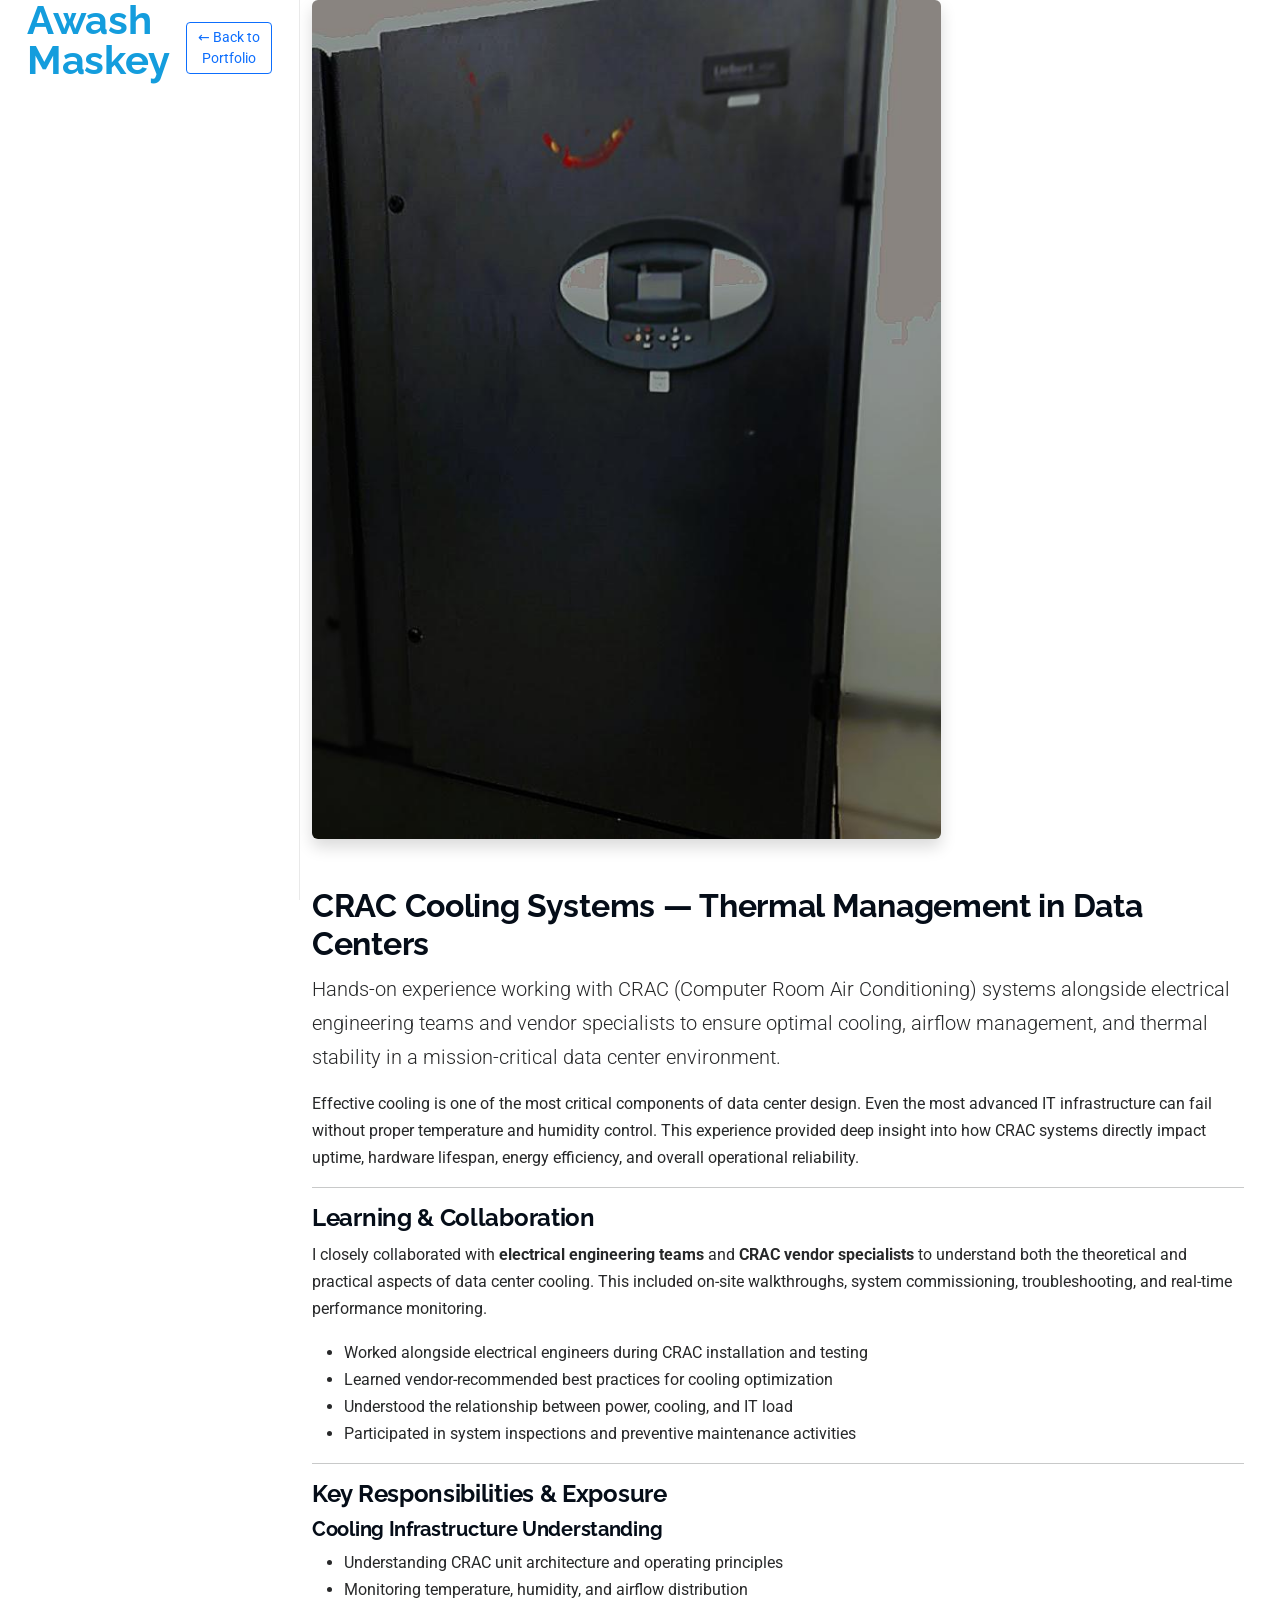
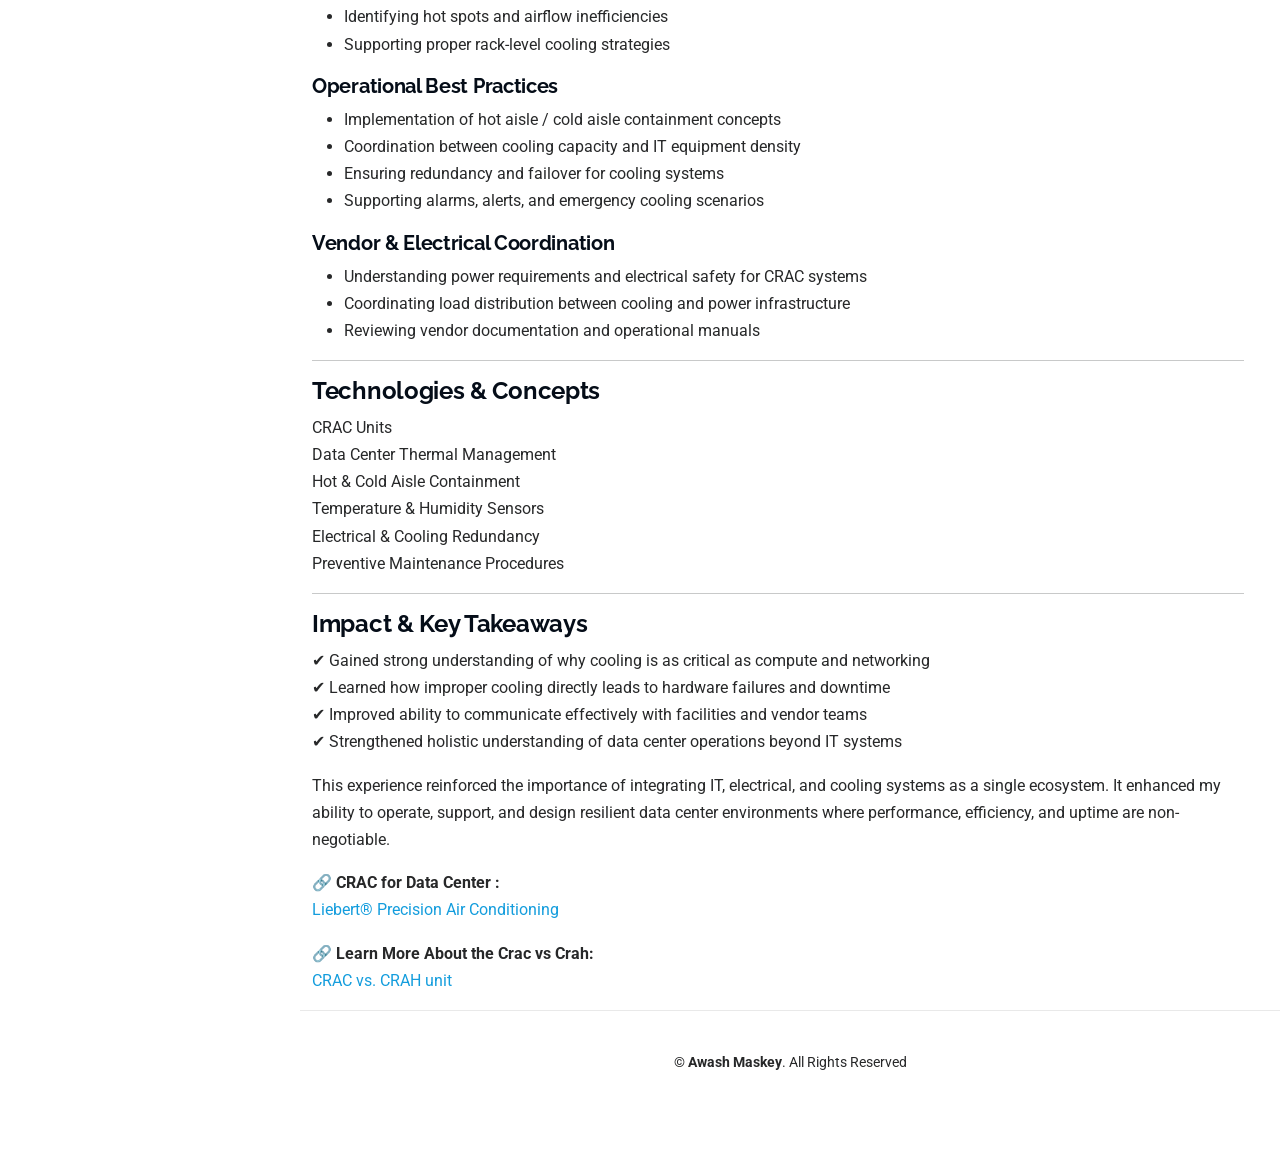
<file: blog.html>
<!DOCTYPE html>
<html lang="en">

<head>
  <meta charset="utf-8">
  <meta name="viewport" content="width=device-width, initial-scale=1.0">

  <title>Government Data Center Project | Awash Maskey</title>
  <meta name="description" content="Case study of secure, high-availability government data center operations focusing on Linux systems, security, and infrastructure resilience.">
  <meta name="keywords" content="Data Center, Linux, Security, DevOps, Government Infrastructure, Cloud, Systems Engineer">

  <!-- Favicons -->
  <link href="assets/img/favicon.png" rel="icon">
  <link href="assets/img/apple-touch-icon.png" rel="apple-touch-icon">

  <!-- Google Fonts -->
  <link rel="preconnect" href="https://fonts.googleapis.com">
  <link rel="preconnect" href="https://fonts.gstatic.com" crossorigin>
  <link href="https://fonts.googleapis.com/css2?family=Roboto:wght@300;400;500;700&family=Poppins:wght@300;400;500;600;700&family=Raleway:wght@300;400;500;600;700&display=swap" rel="stylesheet">

  <!-- Vendor CSS Files -->
  <link href="assets/vendor/bootstrap/css/bootstrap.min.css" rel="stylesheet">
  <link href="assets/vendor/bootstrap-icons/bootstrap-icons.css" rel="stylesheet">
  <link href="assets/vendor/aos/aos.css" rel="stylesheet">
  <link href="assets/vendor/glightbox/css/glightbox.min.css" rel="stylesheet">
  <link href="assets/vendor/swiper/swiper-bundle.min.css" rel="stylesheet">

  <!-- Main CSS File -->
  <link href="assets/css/main.css" rel="stylesheet">
</head>
<body>
  <!-- ======= Header (Optional: remove if already global) ======= -->
  <header id="header" class="header">
    <div class="container d-flex align-items-center justify-content-between">
      <h1 class="logo"><a href="index.html">Awash Maskey</a></h1>
      <a href="index.html#portfolio" class="btn btn-outline-primary btn-sm">← Back to Portfolio</a>
    </div>
  </header>

 <main id="main">

  <section id="portfolio-details" class="portfolio-details section">
    <div class="container" data-aos="fade-up">

      <div class="row gy-4 align-items-center">
        <div class="col-lg-8">
          <img src="assets/img/portfolio/books-3.jpg"
               class="img-fluid rounded shadow"
               alt="Cooling Mechanism in Data Centers">
        </div>

       <!-- CRAC Portfolio Description -->
<div class="row mt-5">
  <div class="col-lg-12 portfolio-description">

    <h2>CRAC Cooling Systems — Thermal Management in Data Centers</h2>

    <p class="lead">
      Hands-on experience working with CRAC (Computer Room Air Conditioning) systems
      alongside electrical engineering teams and vendor specialists to ensure optimal
      cooling, airflow management, and thermal stability in a mission-critical data
      center environment.
    </p>

    <p>
      Effective cooling is one of the most critical components of data center design.
      Even the most advanced IT infrastructure can fail without proper temperature and
      humidity control. This experience provided deep insight into how CRAC systems
      directly impact uptime, hardware lifespan, energy efficiency, and overall
      operational reliability.
    </p>

    <hr>

    <h4>Learning & Collaboration</h4>
    <p>
      I closely collaborated with <strong>electrical engineering teams</strong> and
      <strong>CRAC vendor specialists</strong> to understand both the theoretical and
      practical aspects of data center cooling. This included on-site walkthroughs,
      system commissioning, troubleshooting, and real-time performance monitoring.
    </p>

    <ul>
      <li>Worked alongside electrical engineers during CRAC installation and testing</li>
      <li>Learned vendor-recommended best practices for cooling optimization</li>
      <li>Understood the relationship between power, cooling, and IT load</li>
      <li>Participated in system inspections and preventive maintenance activities</li>
    </ul>

    <hr>

    <h4>Key Responsibilities & Exposure</h4>

    <h5>Cooling Infrastructure Understanding</h5>
    <ul>
      <li>Understanding CRAC unit architecture and operating principles</li>
      <li>Monitoring temperature, humidity, and airflow distribution</li>
      <li>Identifying hot spots and airflow inefficiencies</li>
      <li>Supporting proper rack-level cooling strategies</li>
    </ul>

    

    <h5>Operational Best Practices</h5>
    <ul>
      <li>Implementation of hot aisle / cold aisle containment concepts</li>
      <li>Coordination between cooling capacity and IT equipment density</li>
      <li>Ensuring redundancy and failover for cooling systems</li>
      <li>Supporting alarms, alerts, and emergency cooling scenarios</li>
    </ul>

    <h5>Vendor & Electrical Coordination</h5>
    <ul>
      <li>Understanding power requirements and electrical safety for CRAC systems</li>
      <li>Coordinating load distribution between cooling and power infrastructure</li>
      <li>Reviewing vendor documentation and operational manuals</li>
    </ul>

    <hr>

    <h4>Technologies & Concepts</h4>
    <p>
      CRAC Units<br>
      Data Center Thermal Management<br>
      Hot & Cold Aisle Containment<br>
      Temperature & Humidity Sensors<br>
      Electrical & Cooling Redundancy<br>
      Preventive Maintenance Procedures
    </p>

    <hr>

    <h4>Impact & Key Takeaways</h4>
    <p>
      ✔ Gained strong understanding of why cooling is as critical as compute and networking<br>
      ✔ Learned how improper cooling directly leads to hardware failures and downtime<br>
      ✔ Improved ability to communicate effectively with facilities and vendor teams<br>
      ✔ Strengthened holistic understanding of data center operations beyond IT systems
    </p>

    <p>
      This experience reinforced the importance of integrating IT, electrical,
      and cooling systems as a single ecosystem. It enhanced my ability to operate,
      support, and design resilient data center environments where performance,
      efficiency, and uptime are non-negotiable.
    </p>
 <p>
      🔗 <strong>CRAC for Data Center :</strong><br>
      <a href="https://www.vertiv.com/4ad76b/globalassets/products/thermal-management/room-cooling/vertiv-liebert-dm-user-manual.pdf"
         target="_blank" rel="noopener">
        Liebert®  Precision Air Conditioning
      </a>
    </p>

     <p>
      🔗 <strong>Learn More About the Crac vs Crah:</strong><br>
      <a href="https://www.techtarget.com/searchdatacenter/definition/computer-room-air-conditioning-unit"
         target="_blank" rel="noopener">
        CRAC vs. CRAH unit
      </a>
    </p>
  </div>
</div>

  </section>
</main>
  <!-- ======= Footer ======= -->
  <footer id="footer" class="footer">
    <div class="container text-center">
      <p>© <strong>Awash Maskey</strong>. All Rights Reserved</p>
    </div>
  </footer>

  <!-- Vendor JS Files -->
  <script src="assets/vendor/bootstrap/js/bootstrap.bundle.min.js"></script>
  <script src="assets/vendor/aos/aos.js"></script>
  <script src="assets/vendor/glightbox/js/glightbox.min.js"></script>
  <script src="assets/vendor/swiper/swiper-bundle.min.js"></script>

  <!-- Main JS File -->
  <script src="assets/js/main.js"></script>

</body>

</html>
</file>
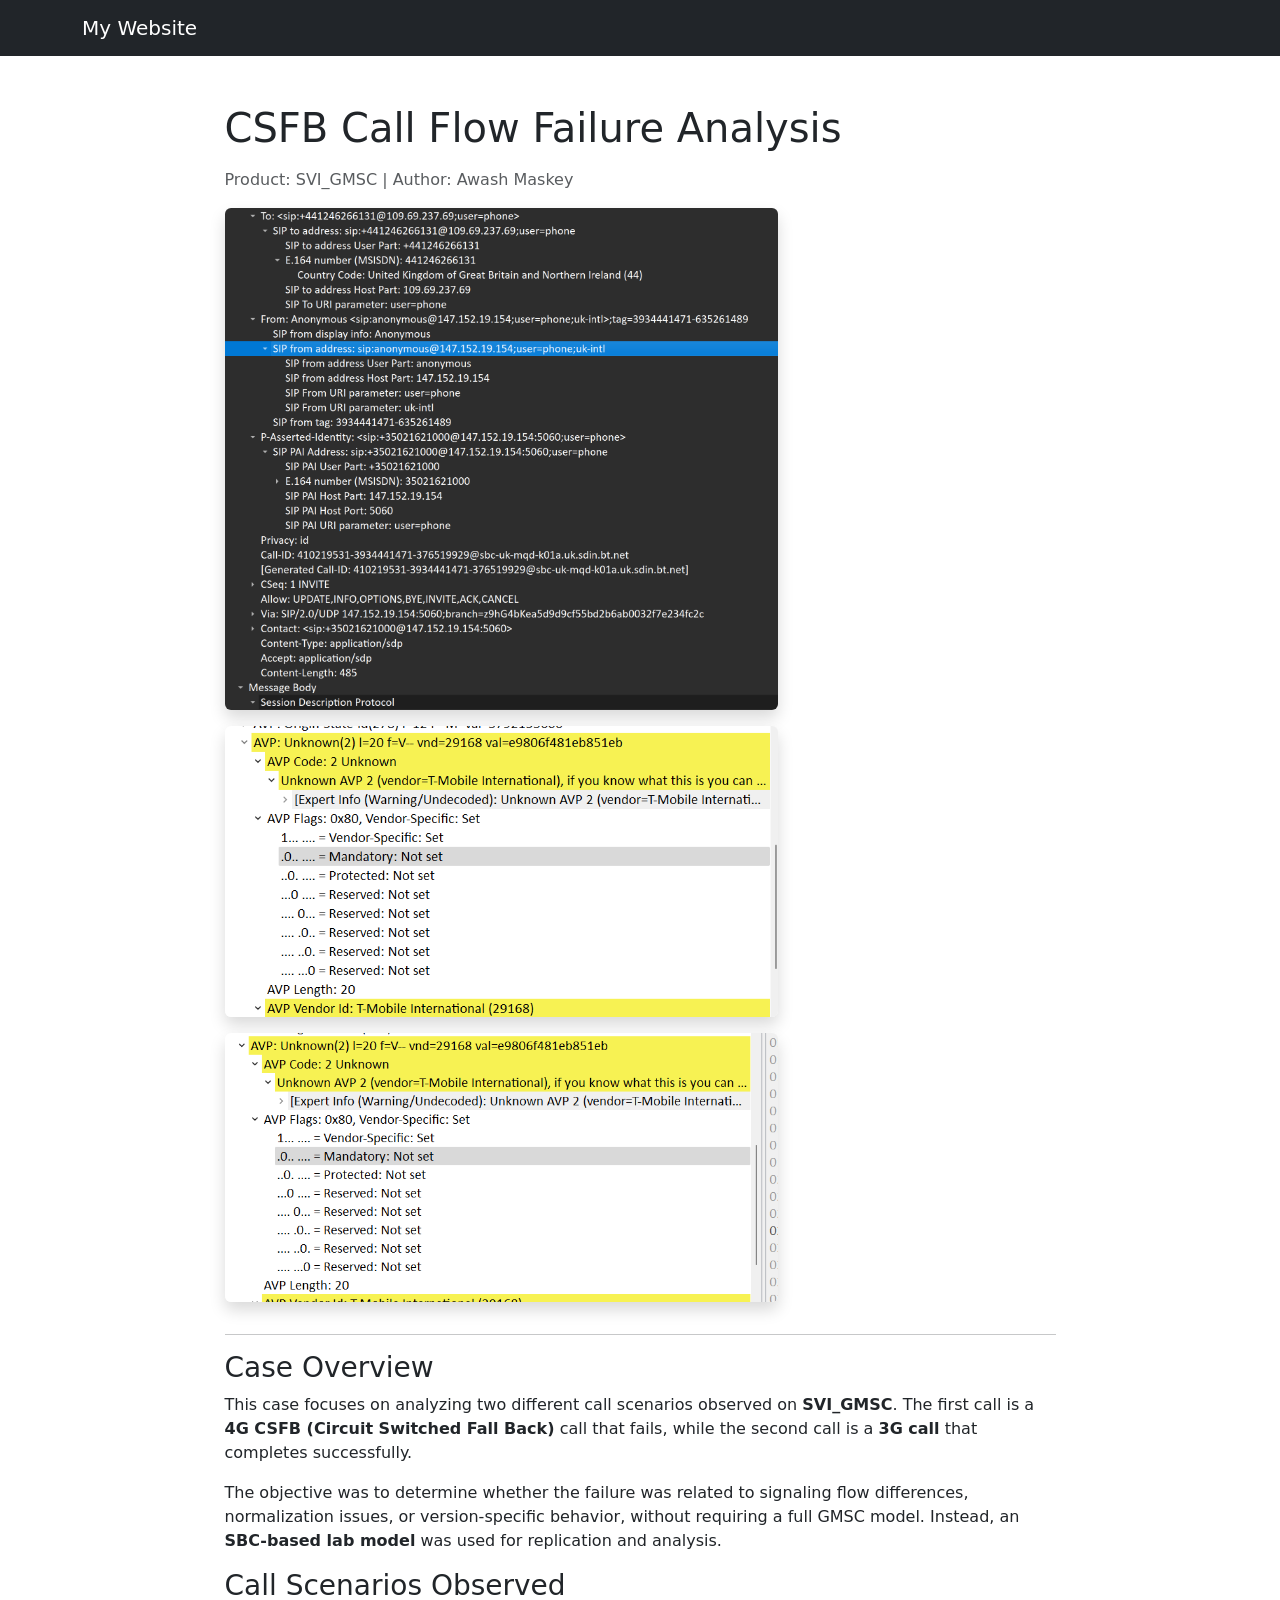
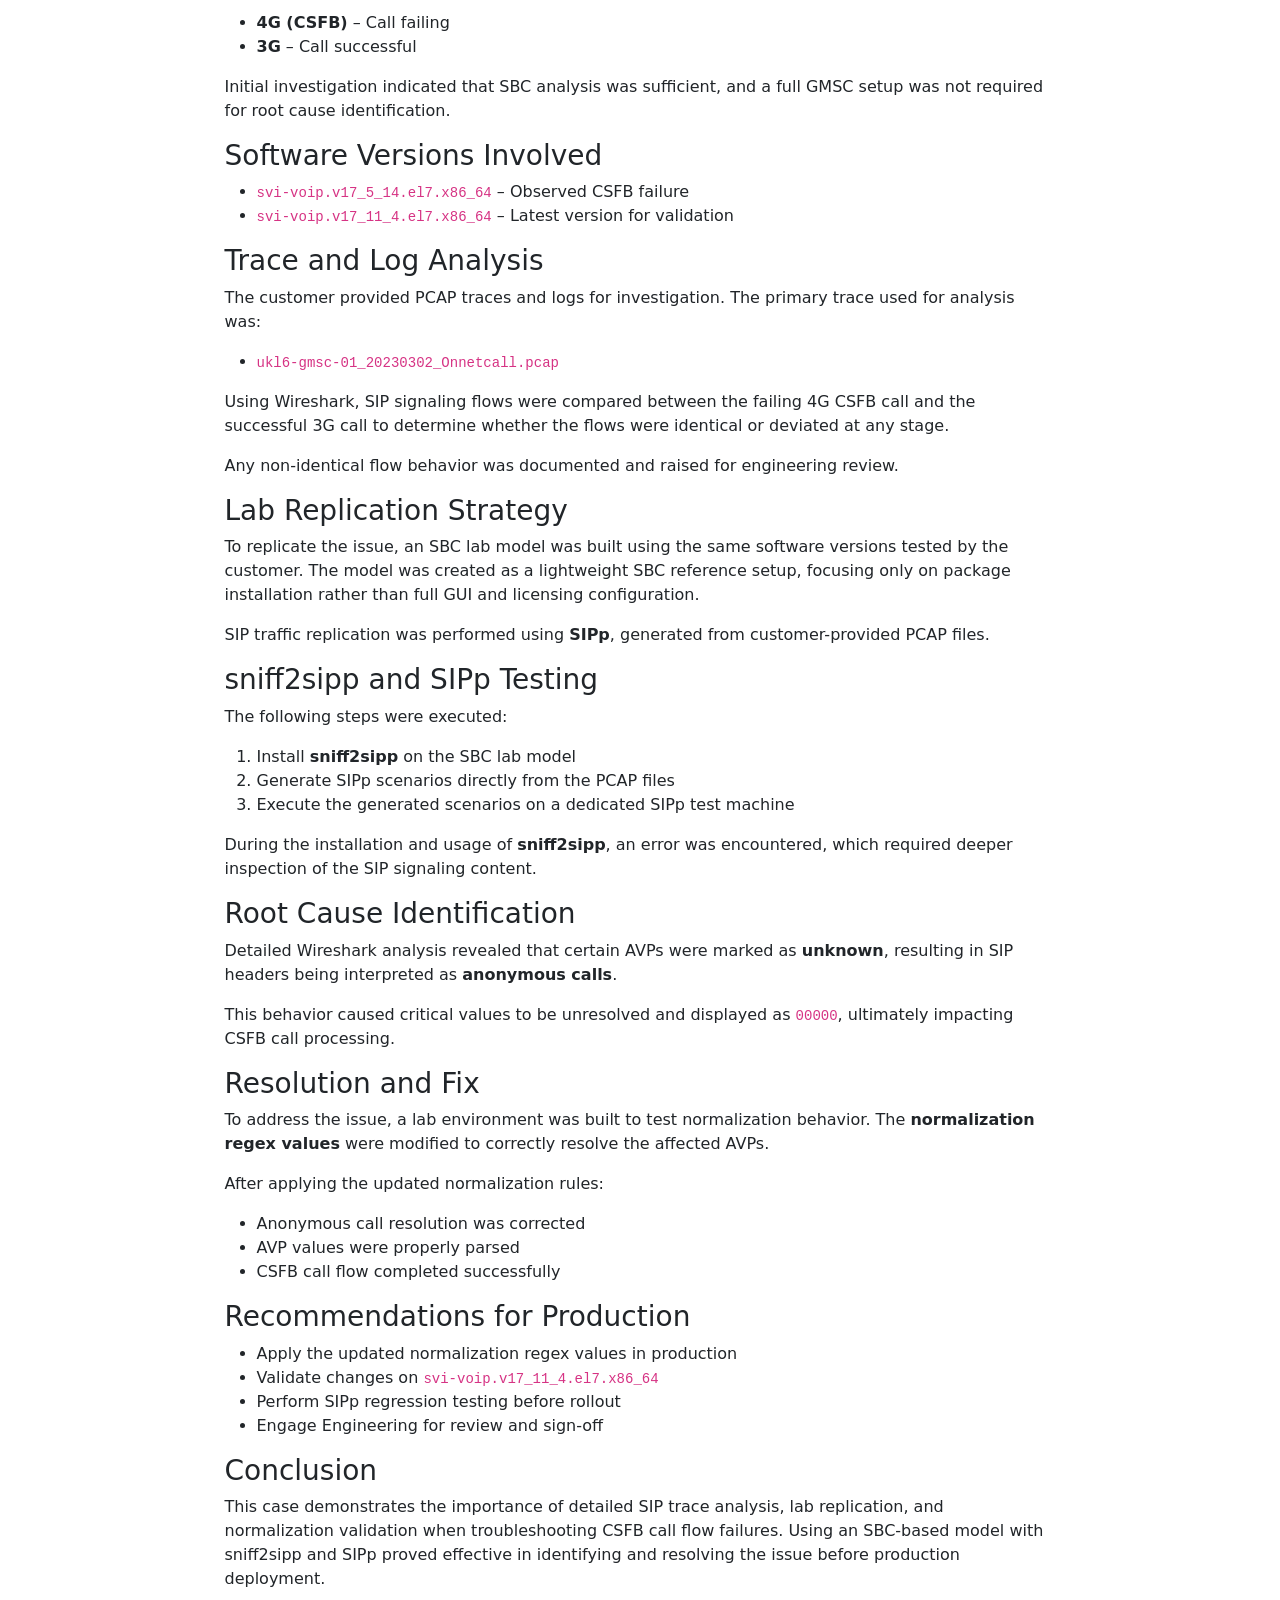
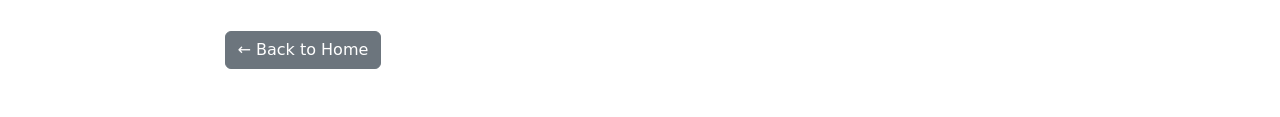
<file: case-00023545-svi-gmsc-csfb-analysis.html>
<!DOCTYPE html>
<html lang="en">
<head>
  <meta charset="UTF-8">
  <title>Case 00023545 – CSFB Call Flow Failure Analysis (SVI_GMSC)</title>
  <meta name="viewport" content="width=device-width, initial-scale=1">

  <!-- Bootstrap CSS -->
  <link href="../assets/vendor/bootstrap/css/bootstrap.min.css" rel="stylesheet">
</head>

<body>

<!-- Navigation -->
<nav class="navbar navbar-expand-lg navbar-dark bg-dark">
  <div class="container">
    <a class="navbar-brand" href="../index.html">My Website</a>
  </div>
</nav>

<!-- Blog Content -->
<section class="py-5">
  <div class="container">
    <div class="row justify-content-center">

      <div class="col-lg-9">

        <!-- Title -->
        <h1 class="mb-3">
      CSFB Call Flow Failure Analysis
        </h1>
        <p class="text-muted">
          Product: SVI_GMSC | Author: Awash Maskey
        </p>


<div class="col-lg-8">
  <img src="assets/img/portfolio/wireshark/anonymous call.png" class="img-fluid rounded shadow mb-3" alt="Anonymous Call">
  <img src="assets/img/portfolio/wireshark/avps failer.png" class="img-fluid rounded shadow mb-3" alt="AVPs Failure">
  <img src="assets/img/portfolio/wireshark/avpss.png" class="img-fluid rounded shadow mb-3" alt="AVPs Success">
</div>
   


<!-- Overview -->


        <hr>


        
        <h3>Case Overview</h3>
        <p>
          This case focuses on analyzing two different call scenarios observed on
          <strong>SVI_GMSC</strong>. The first call is a <strong>4G CSFB (Circuit Switched Fall Back)</strong>
          call that fails, while the second call is a <strong>3G call</strong> that completes successfully.
        </p>

        <p>
          The objective was to determine whether the failure was related to signaling flow differences,
          normalization issues, or version-specific behavior, without requiring a full GMSC model.
          Instead, an <strong>SBC-based lab model</strong> was used for replication and analysis.
        </p>

        <!-- Call Scenarios -->
        <h3>Call Scenarios Observed</h3>
        <ul>
          <li><strong>4G (CSFB)</strong> – Call failing</li>
          <li><strong>3G</strong> – Call successful</li>
        </ul>

        <p>
          Initial investigation indicated that SBC analysis was sufficient, and a full GMSC setup
          was not required for root cause identification.
        </p>

        <!-- Versions -->
        <h3>Software Versions Involved</h3>
        <ul>
          <li><code>svi-voip.v17_5_14.el7.x86_64</code> – Observed CSFB failure</li>
          <li><code>svi-voip.v17_11_4.el7.x86_64</code> – Latest version for validation</li>
        </ul>

        <!-- Analysis -->
        <h3>Trace and Log Analysis</h3>
        <p>
          The customer provided PCAP traces and logs for investigation. The primary trace used
          for analysis was:
        </p>

        <ul>
          <li>
            <code>ukl6-gmsc-01_20230302_Onnetcall.pcap</code>
          </li>
        </ul>

        <p>
          Using Wireshark, SIP signaling flows were compared between the failing 4G CSFB call
          and the successful 3G call to determine whether the flows were identical or deviated
          at any stage.
        </p>

        <p>
          Any non-identical flow behavior was documented and raised for engineering review.
        </p>

        <!-- Lab Replication -->
        <h3>Lab Replication Strategy</h3>
        <p>
          To replicate the issue, an SBC lab model was built using the same software versions
          tested by the customer. The model was created as a lightweight SBC reference setup,
          focusing only on package installation rather than full GUI and licensing configuration.
        </p>

        <p>
          SIP traffic replication was performed using <strong>SIPp</strong>, generated from
          customer-provided PCAP files.
        </p>

        <!-- sniff2sipp -->
        <h3>sniff2sipp and SIPp Testing</h3>
        <p>
          The following steps were executed:
        </p>

        <ol>
          <li>Install <strong>sniff2sipp</strong> on the SBC lab model</li>
          <li>Generate SIPp scenarios directly from the PCAP files</li>
          <li>Execute the generated scenarios on a dedicated SIPp test machine</li>
        </ol>

        <p>
          During the installation and usage of <strong>sniff2sipp</strong>, an error was encountered,
          which required deeper inspection of the SIP signaling content.
        </p>

        <!-- Root Cause -->
        <h3>Root Cause Identification</h3>
        <p>
          Detailed Wireshark analysis revealed that certain AVPs were marked as
          <strong>unknown</strong>, resulting in SIP headers being interpreted as
          <strong>anonymous calls</strong>.
        </p>

        <p>
          This behavior caused critical values to be unresolved and displayed as
          <code>00000</code>, ultimately impacting CSFB call processing.
        </p>

        <!-- Resolution -->
        <h3>Resolution and Fix</h3>
        <p>
          To address the issue, a lab environment was built to test normalization behavior.
          The <strong>normalization regex values</strong> were modified to correctly resolve
          the affected AVPs.
        </p>

        <p>
          After applying the updated normalization rules:
        </p>

        <ul>
          <li>Anonymous call resolution was corrected</li>
          <li>AVP values were properly parsed</li>
          <li>CSFB call flow completed successfully</li>
        </ul>


        <!-- Recommendations -->
        <h3>Recommendations for Production</h3>
        <ul>
          <li>Apply the updated normalization regex values in production</li>
          <li>Validate changes on <code>svi-voip.v17_11_4.el7.x86_64</code></li>
          <li>Perform SIPp regression testing before rollout</li>
          <li>Engage Engineering for review and sign-off</li>
        </ul>

        <!-- Conclusion -->
        <h3>Conclusion</h3>
        <p>
          This case demonstrates the importance of detailed SIP trace analysis, lab replication,
          and normalization validation when troubleshooting CSFB call flow failures.
          Using an SBC-based model with sniff2sipp and SIPp proved effective in identifying
          and resolving the issue before production deployment.
        </p>

      

        <!-- Back -->
        <a href="../index.html" class="btn btn-secondary mt-4">
          ← Back to Home
        </a>

      </div>
    </div>
  </div>
</section>

</body>
</html>
</file>
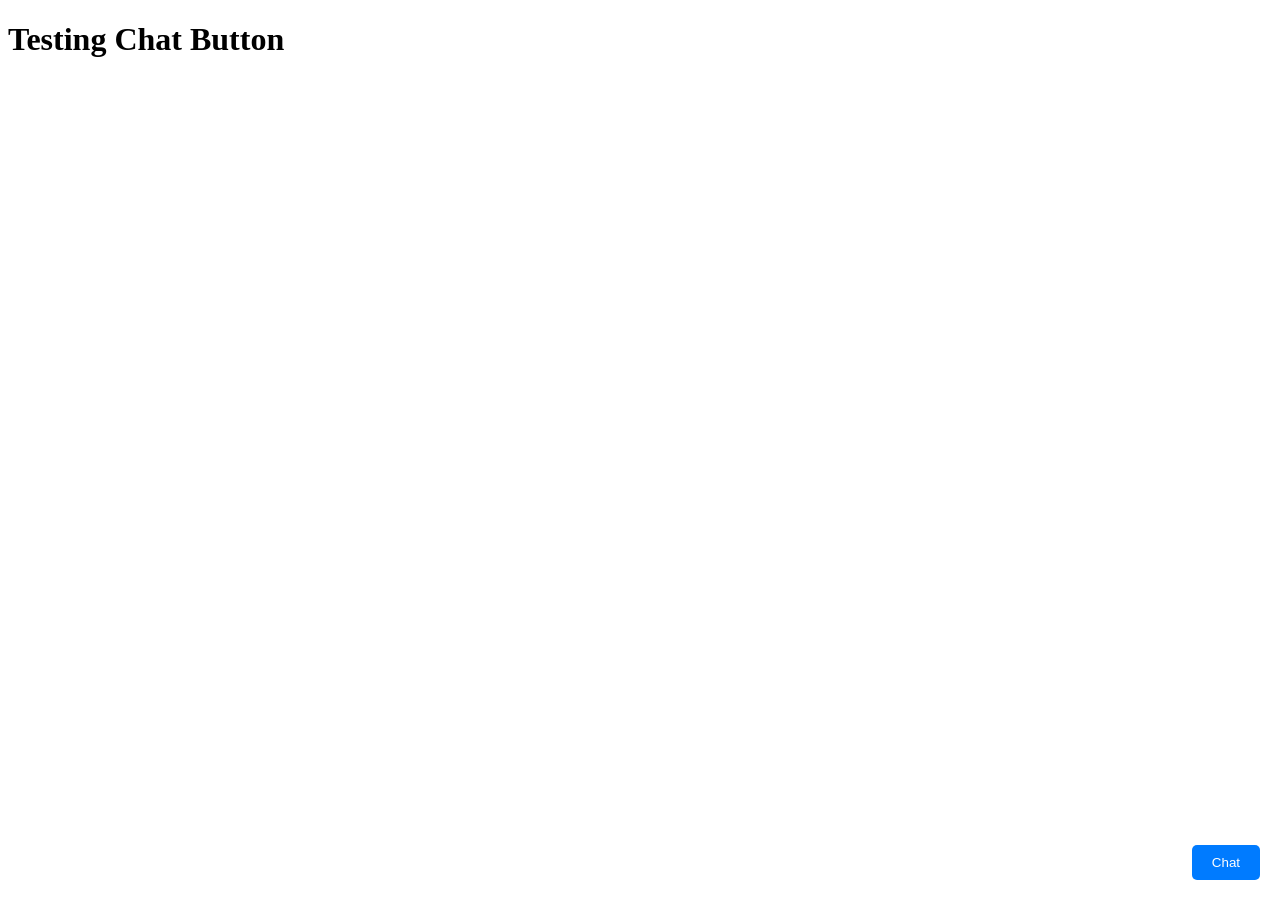
<file: chat-test.html>
<!DOCTYPE html>
<html lang="en">
<head>
<meta charset="UTF-8">
<title>Chat Test</title>
</head>
<body>
<h1>Testing Chat Button</h1>

<script>
document.addEventListener("DOMContentLoaded", () => {
  // Create chat button
  const btn = document.createElement("button");
  btn.innerText = "Chat";
  Object.assign(btn.style, {
    position: "fixed",
    bottom: "20px",
    right: "20px",
    padding: "10px 20px",
    backgroundColor: "#007bff",
    color: "#fff",
    border: "none",
    borderRadius: "5px",
    cursor: "pointer",
    zIndex: "9999"
  });
  document.body.appendChild(btn);

  // Create chat panel
  const panel = document.createElement("div");
  Object.assign(panel.style, {
    position: "fixed",
    bottom: "70px",
    right: "20px",
    width: "300px",
    height: "400px",
    backgroundColor: "#f0f0f0",
    border: "1px solid #ccc",
    display: "none",
    flexDirection: "column",
    zIndex: "9999",
    overflow: "hidden"
  });
  panel.innerHTML = `
    <div id="messages" style="padding:10px; flex:1; overflow-y:auto;"></div>
    <div style="display:flex; border-top:1px solid #ccc;">
      <input id="userInput" type="text" style="flex:1; padding:5px;">
      <button id="sendBtn">Send</button>
    </div>
  `;
  document.body.appendChild(panel);

  // Toggle panel
  btn.addEventListener("click", () => {
    panel.style.display = panel.style.display === "flex" ? "none" : "flex";
  });

  // Send message function (mock server)
  document.getElementById("sendBtn").addEventListener("click", () => {
    const input = document.getElementById("userInput");
    if (!input.value) return;
    const messages = document.getElementById("messages");
    messages.innerHTML += `<p><strong>You:</strong> ${input.value}</p>`;
    messages.innerHTML += `<p><strong>Bot:</strong> Hello! This is a test reply.</p>`;
    input.value = '';
    messages.scrollTop = messages.scrollHeight;
  });
});
</script>
</body>
</html>
</file>
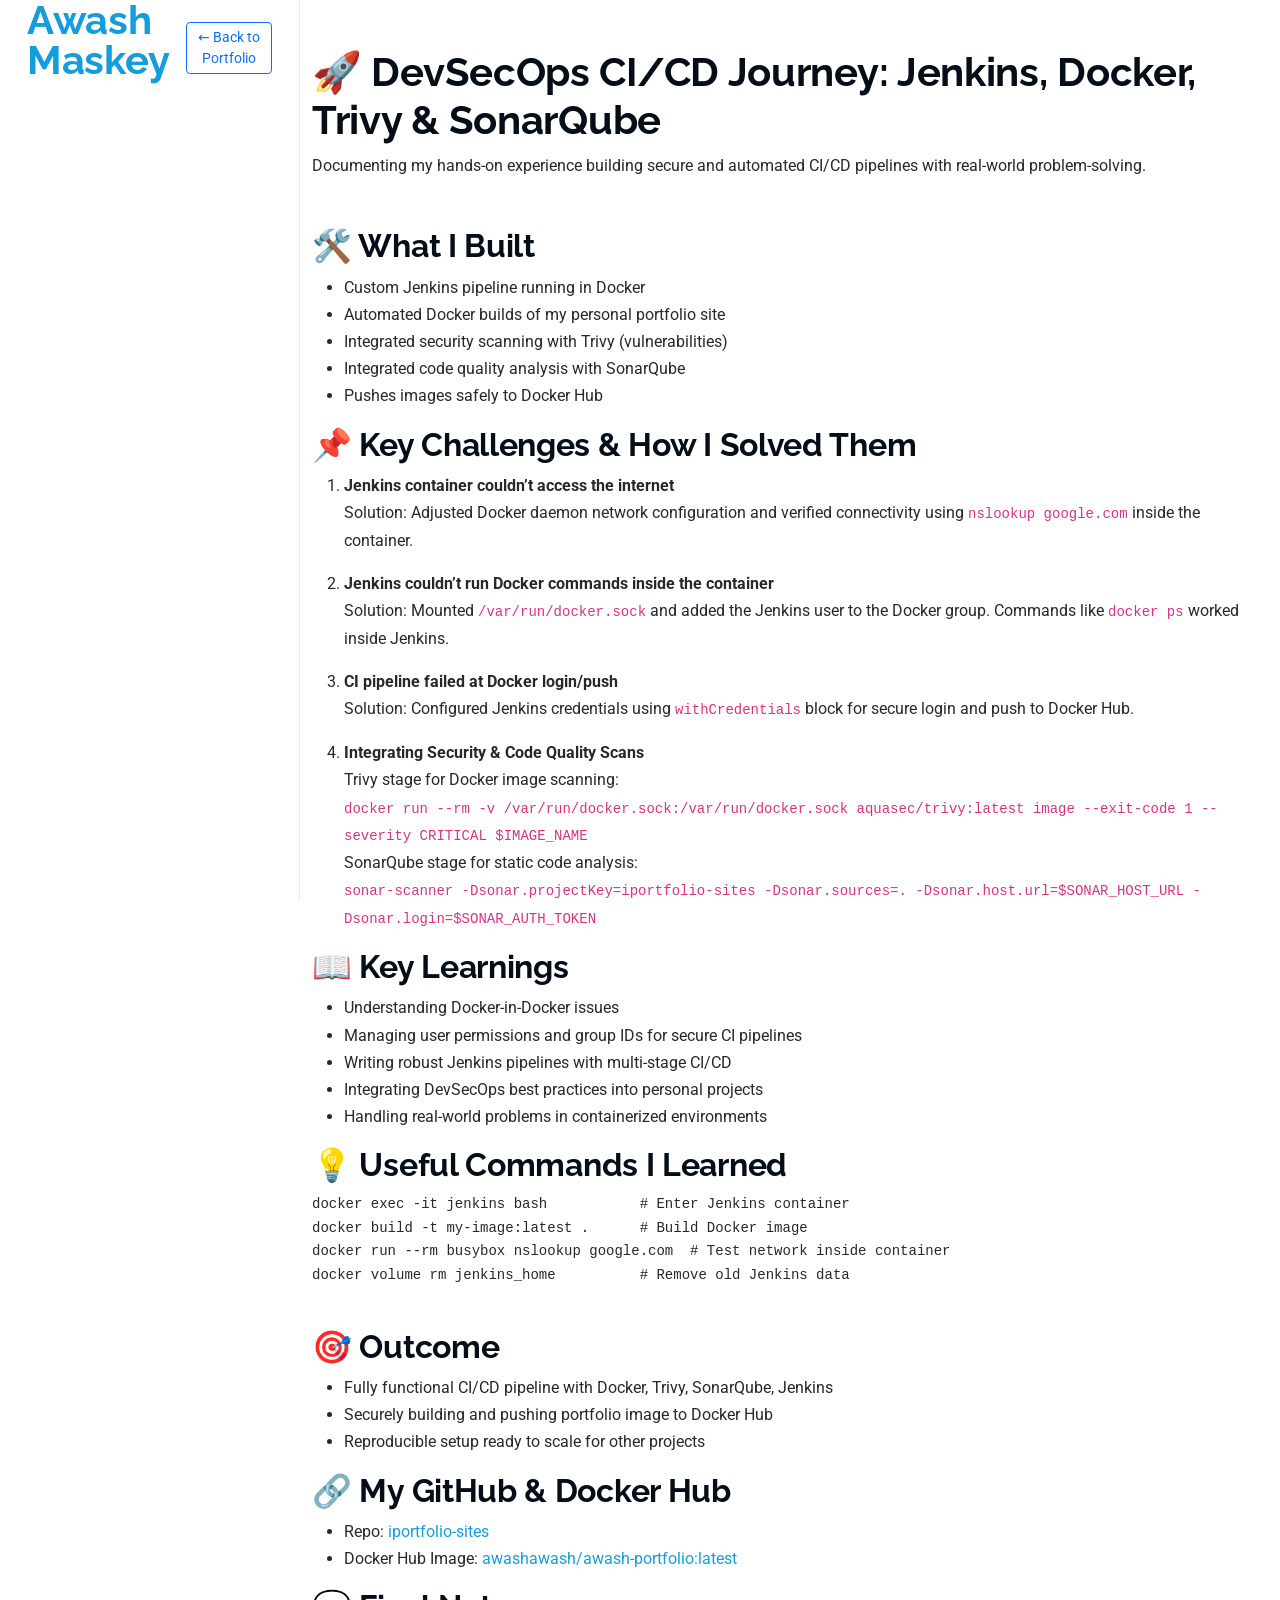
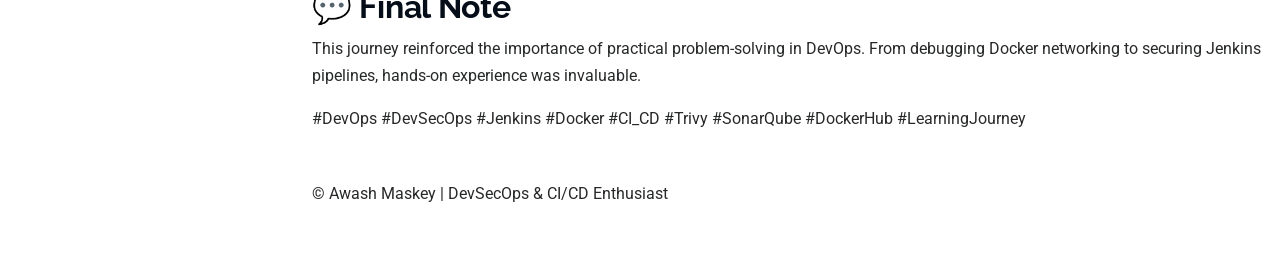
<file: devsecops.html>
<!DOCTYPE html>
<html lang="en">

<head>
  <meta charset="utf-8">
  <meta name="viewport" content="width=device-width, initial-scale=1.0">

  <title>DevSecOps CI/CD Journey | Awash Maskey</title>
  <meta name="description" content="Documenting my DevSecOps and CI/CD journey: Jenkins, Docker, Trivy, SonarQube, and real-world problem-solving.">
  <meta name="keywords" content="DevOps, DevSecOps, CI/CD, Jenkins, Docker, Trivy, SonarQube, Portfolio, Infrastructure, IT">

  <!-- Favicons -->
  <link href="assets/img/favicon.png" rel="icon">
  <link href="assets/img/apple-touch-icon.png" rel="apple-touch-icon">

  <!-- Google Fonts -->
  <link rel="preconnect" href="https://fonts.googleapis.com">
  <link rel="preconnect" href="https://fonts.gstatic.com" crossorigin>
  <link href="https://fonts.googleapis.com/css2?family=Roboto:wght@300;400;500;700&family=Poppins:wght@300;400;500;600;700&family=Raleway:wght@300;400;500;600;700&display=swap" rel="stylesheet">

  <!-- Vendor CSS Files -->
  <link href="assets/vendor/bootstrap/css/bootstrap.min.css" rel="stylesheet">
  <link href="assets/vendor/bootstrap-icons/bootstrap-icons.css" rel="stylesheet">
  <link href="assets/vendor/aos/aos.css" rel="stylesheet">
  <link href="assets/vendor/glightbox/css/glightbox.min.css" rel="stylesheet">
  <link href="assets/vendor/swiper/swiper-bundle.min.css" rel="stylesheet">

  <!-- Main CSS File -->
  <link href="assets/css/main.css" rel="stylesheet">
</head>

<body>
  <!-- Header -->
  <header id="header" class="header">
    <div class="container d-flex align-items-center justify-content-between">
      <h1 class="logo"><a href="index.html">Awash Maskey</a></h1>
      <a href="index.html#portfolio" class="btn btn-outline-primary btn-sm">← Back to Portfolio</a>
    </div>
  </header>

  <main>
    <div class="container">

      <header class="my-5">
        <h1>🚀 DevSecOps CI/CD Journey: Jenkins, Docker, Trivy & SonarQube</h1>
        <p>Documenting my hands-on experience building secure and automated CI/CD pipelines with real-world problem-solving.</p>
      </header>

      <section>
        <h2>🛠️ What I Built</h2>
        <ul>
          <li>Custom Jenkins pipeline running in Docker</li>
          <li>Automated Docker builds of my personal portfolio site</li>
          <li>Integrated security scanning with Trivy (vulnerabilities)</li>
          <li>Integrated code quality analysis with SonarQube</li>
          <li>Pushes images safely to Docker Hub</li>
        </ul>
      </section>

      <section>
        <h2>📌 Key Challenges & How I Solved Them</h2>
        <ol>
          <li>
            <strong>Jenkins container couldn’t access the internet</strong>
            <p>Solution: Adjusted Docker daemon network configuration and verified connectivity using <code>nslookup google.com</code> inside the container.</p>
          </li>
          <li>
            <strong>Jenkins couldn’t run Docker commands inside the container</strong>
            <p>Solution: Mounted <code>/var/run/docker.sock</code> and added the Jenkins user to the Docker group. Commands like <code>docker ps</code> worked inside Jenkins.</p>
          </li>
          <li>
            <strong>CI pipeline failed at Docker login/push</strong>
            <p>Solution: Configured Jenkins credentials using <code>withCredentials</code> block for secure login and push to Docker Hub.</p>
          </li>
          <li>
            <strong>Integrating Security & Code Quality Scans</strong>
            <p>
              Trivy stage for Docker image scanning:<br>
              <code>docker run --rm -v /var/run/docker.sock:/var/run/docker.sock aquasec/trivy:latest image --exit-code 1 --severity CRITICAL $IMAGE_NAME</code><br>
              SonarQube stage for static code analysis:<br>
              <code>sonar-scanner -Dsonar.projectKey=iportfolio-sites -Dsonar.sources=. -Dsonar.host.url=$SONAR_HOST_URL -Dsonar.login=$SONAR_AUTH_TOKEN</code>
            </p>
          </li>
        </ol>
      </section>

      <section>
        <h2>📖 Key Learnings</h2>
        <ul>
          <li>Understanding Docker-in-Docker issues</li>
          <li>Managing user permissions and group IDs for secure CI pipelines</li>
          <li>Writing robust Jenkins pipelines with multi-stage CI/CD</li>
          <li>Integrating DevSecOps best practices into personal projects</li>
          <li>Handling real-world problems in containerized environments</li>
        </ul>
      </section>

      <section>
        <h2>💡 Useful Commands I Learned</h2>
        <pre>
docker exec -it jenkins bash           # Enter Jenkins container
docker build -t my-image:latest .      # Build Docker image
docker run --rm busybox nslookup google.com  # Test network inside container
docker volume rm jenkins_home          # Remove old Jenkins data
        </pre>
      </section>

      <section>
        <h2>🎯 Outcome</h2>
        <ul>
          <li>Fully functional CI/CD pipeline with Docker, Trivy, SonarQube, Jenkins</li>
          <li>Securely building and pushing portfolio image to Docker Hub</li>
          <li>Reproducible setup ready to scale for other projects</li>
        </ul>
      </section>

   

      <section>
        <h2>🔗 My GitHub & Docker Hub</h2>
        <ul>
          <li>Repo: <a href="https://github.com/awashawash/iportfolio-sites" target="_blank">iportfolio-sites</a></li>
          <li>Docker Hub Image: <a href="https://hub.docker.com/r/awashawash/awash-portfolio" target="_blank">awashawash/awash-portfolio:latest</a></li>
        </ul>
      </section>

      <section>
        <h2>💬 Final Note</h2>
        <p>This journey reinforced the importance of practical problem-solving in DevOps. From debugging Docker networking to securing Jenkins pipelines, hands-on experience was invaluable.</p>
        <p>#DevOps #DevSecOps #Jenkins #Docker #CI_CD #Trivy #SonarQube #DockerHub #LearningJourney</p>
      </section>

      <footer class="my-5">
        © Awash Maskey | DevSecOps & CI/CD Enthusiast
      </footer>
    </div>
  </main>

  <!-- Vendor JS Files -->
  <script src="assets/vendor/bootstrap/js/bootstrap.bundle.min.js"></script>
  <script src="assets/vendor/aos/aos.js"></script>
  <script src="assets/vendor/glightbox/js/glightbox.min.js"></script>
  <script src="assets/vendor/swiper/swiper-bundle.min.js"></script>

  <!-- Main JS File -->
  <script src="assets/js/main.js"></script>
</body>

</html>
</file>
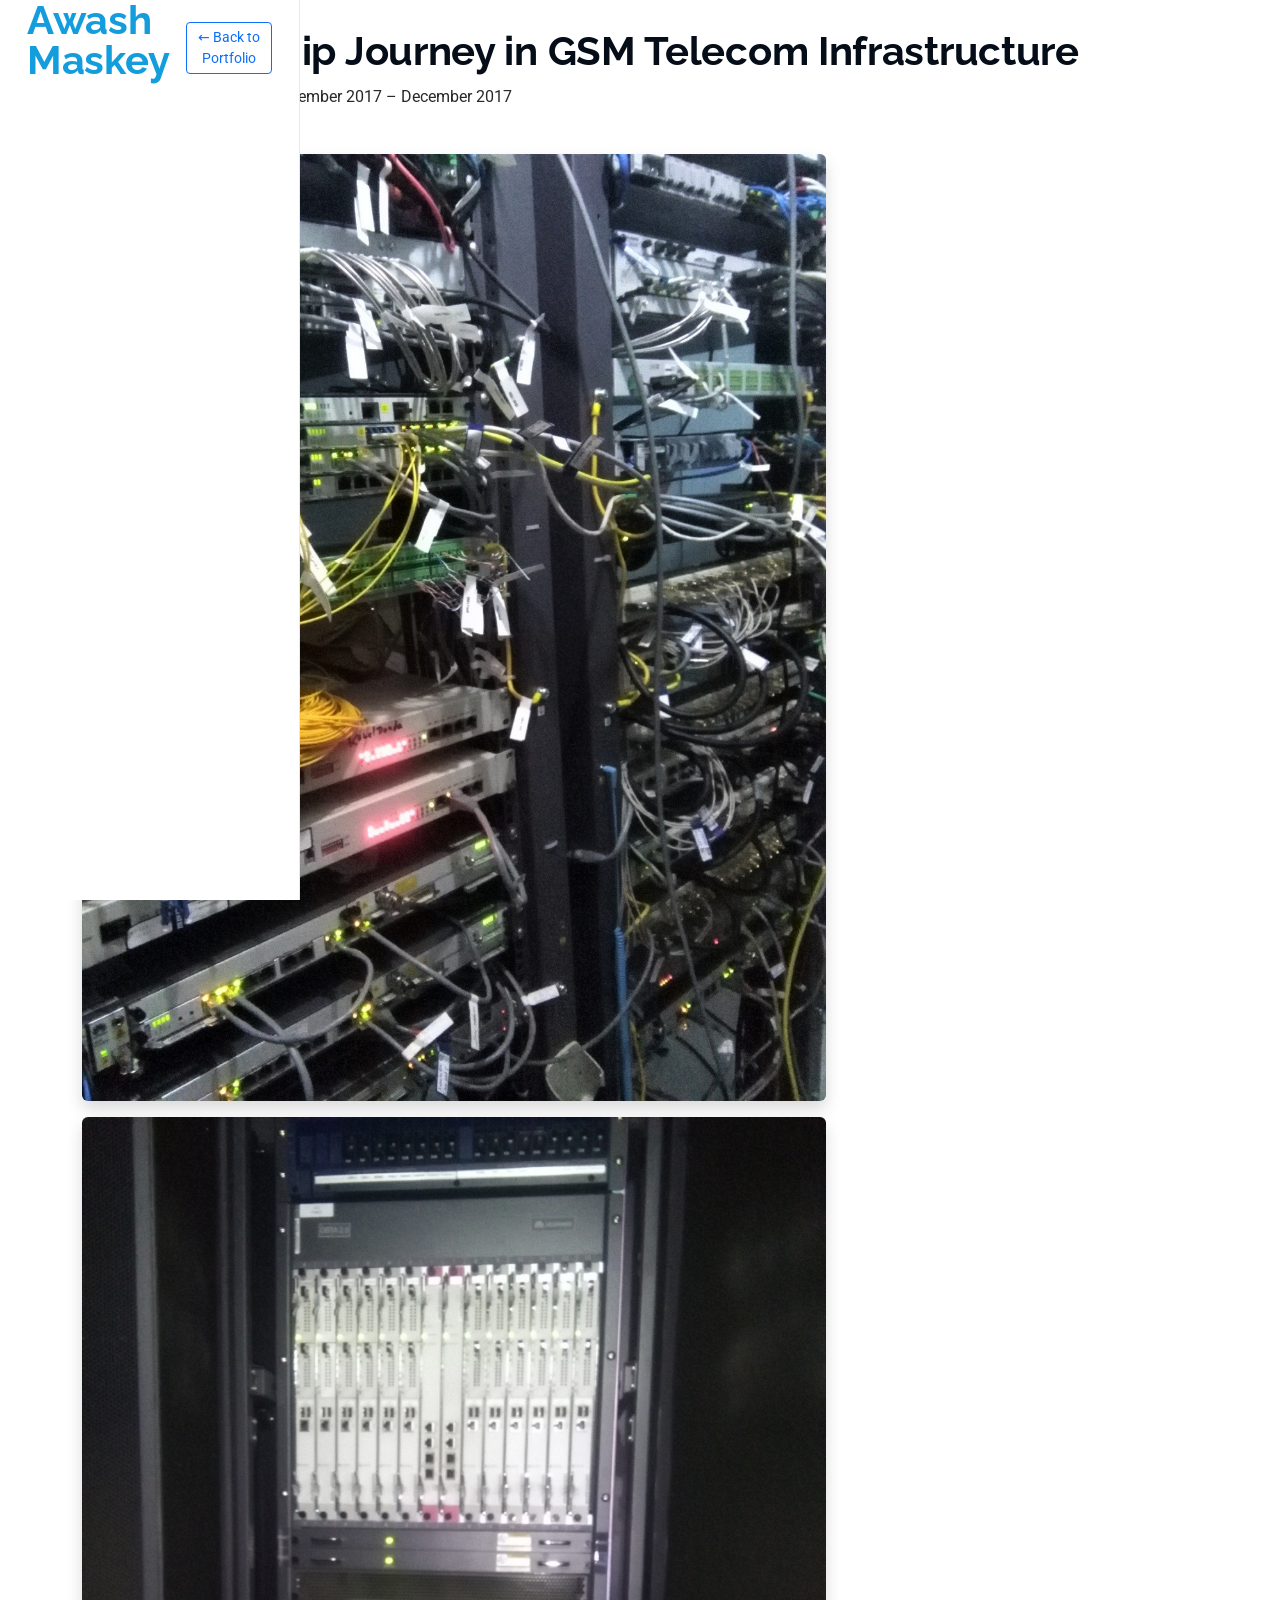
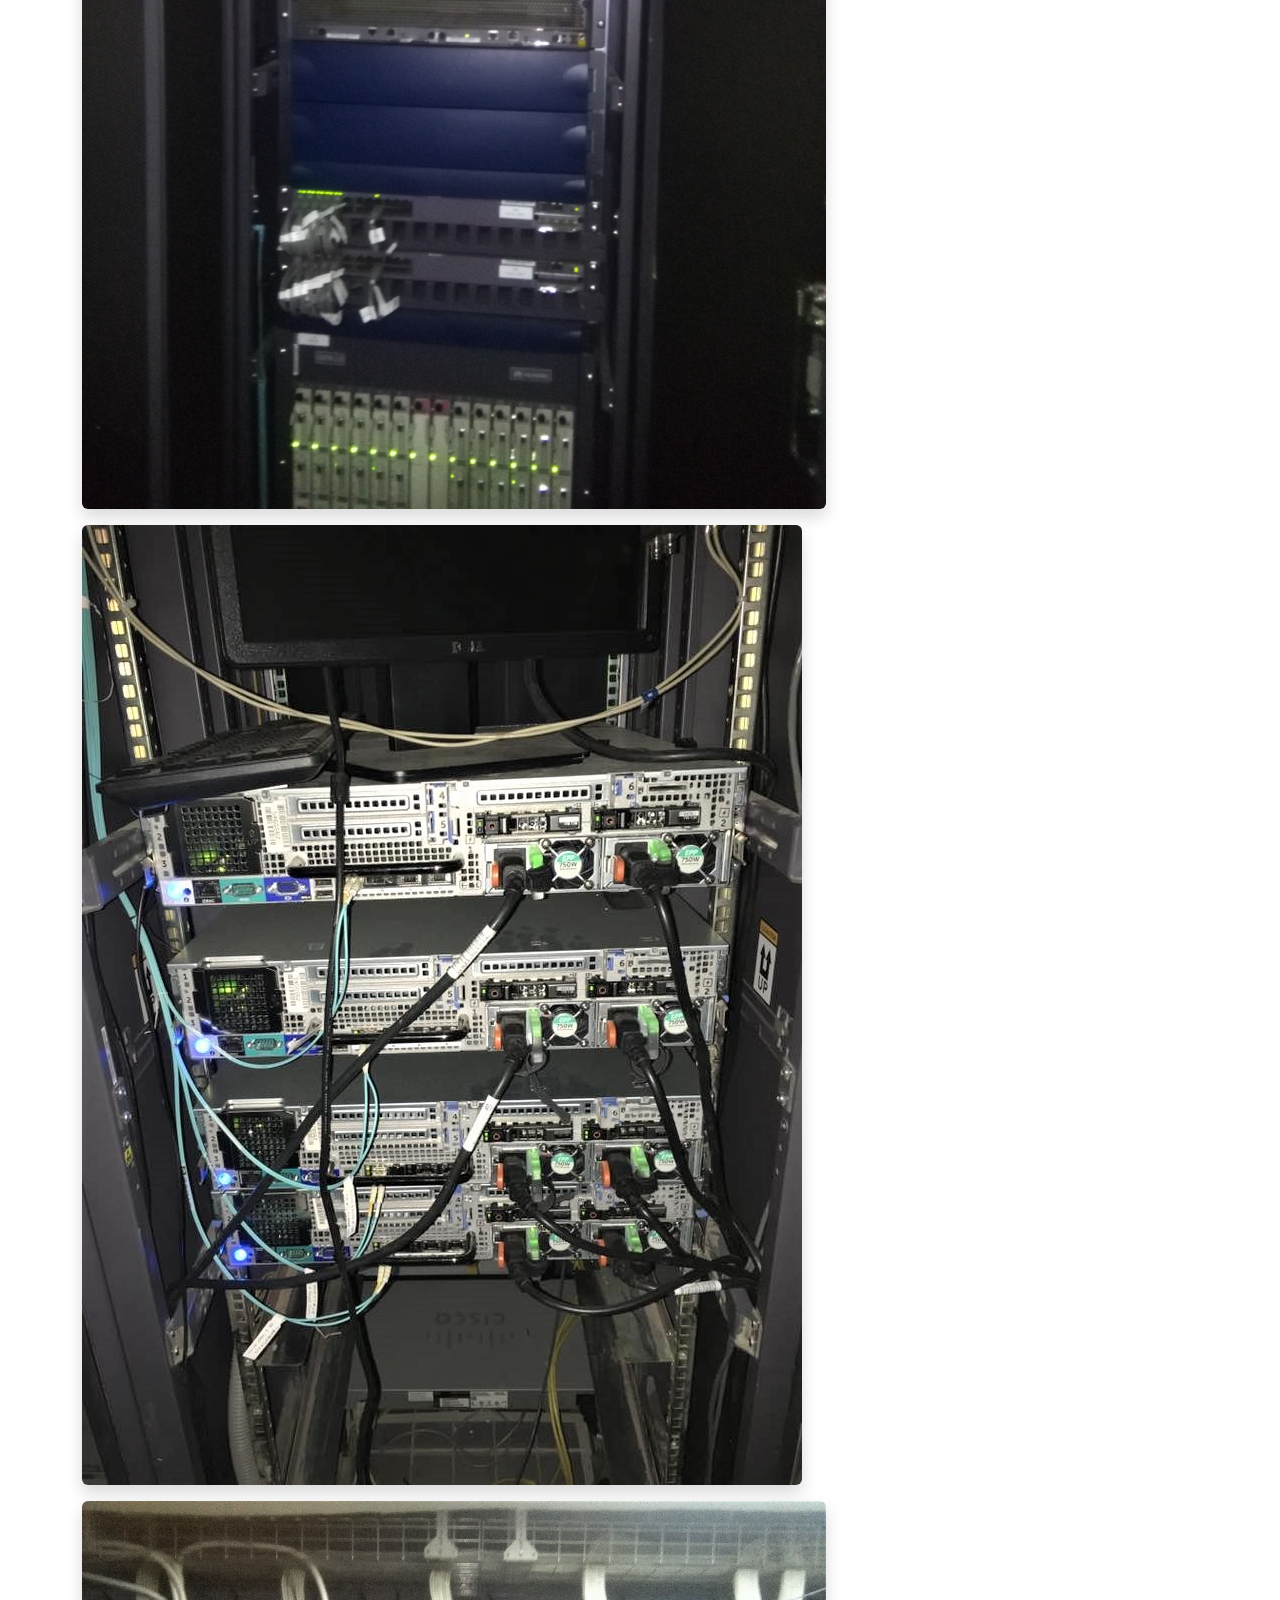
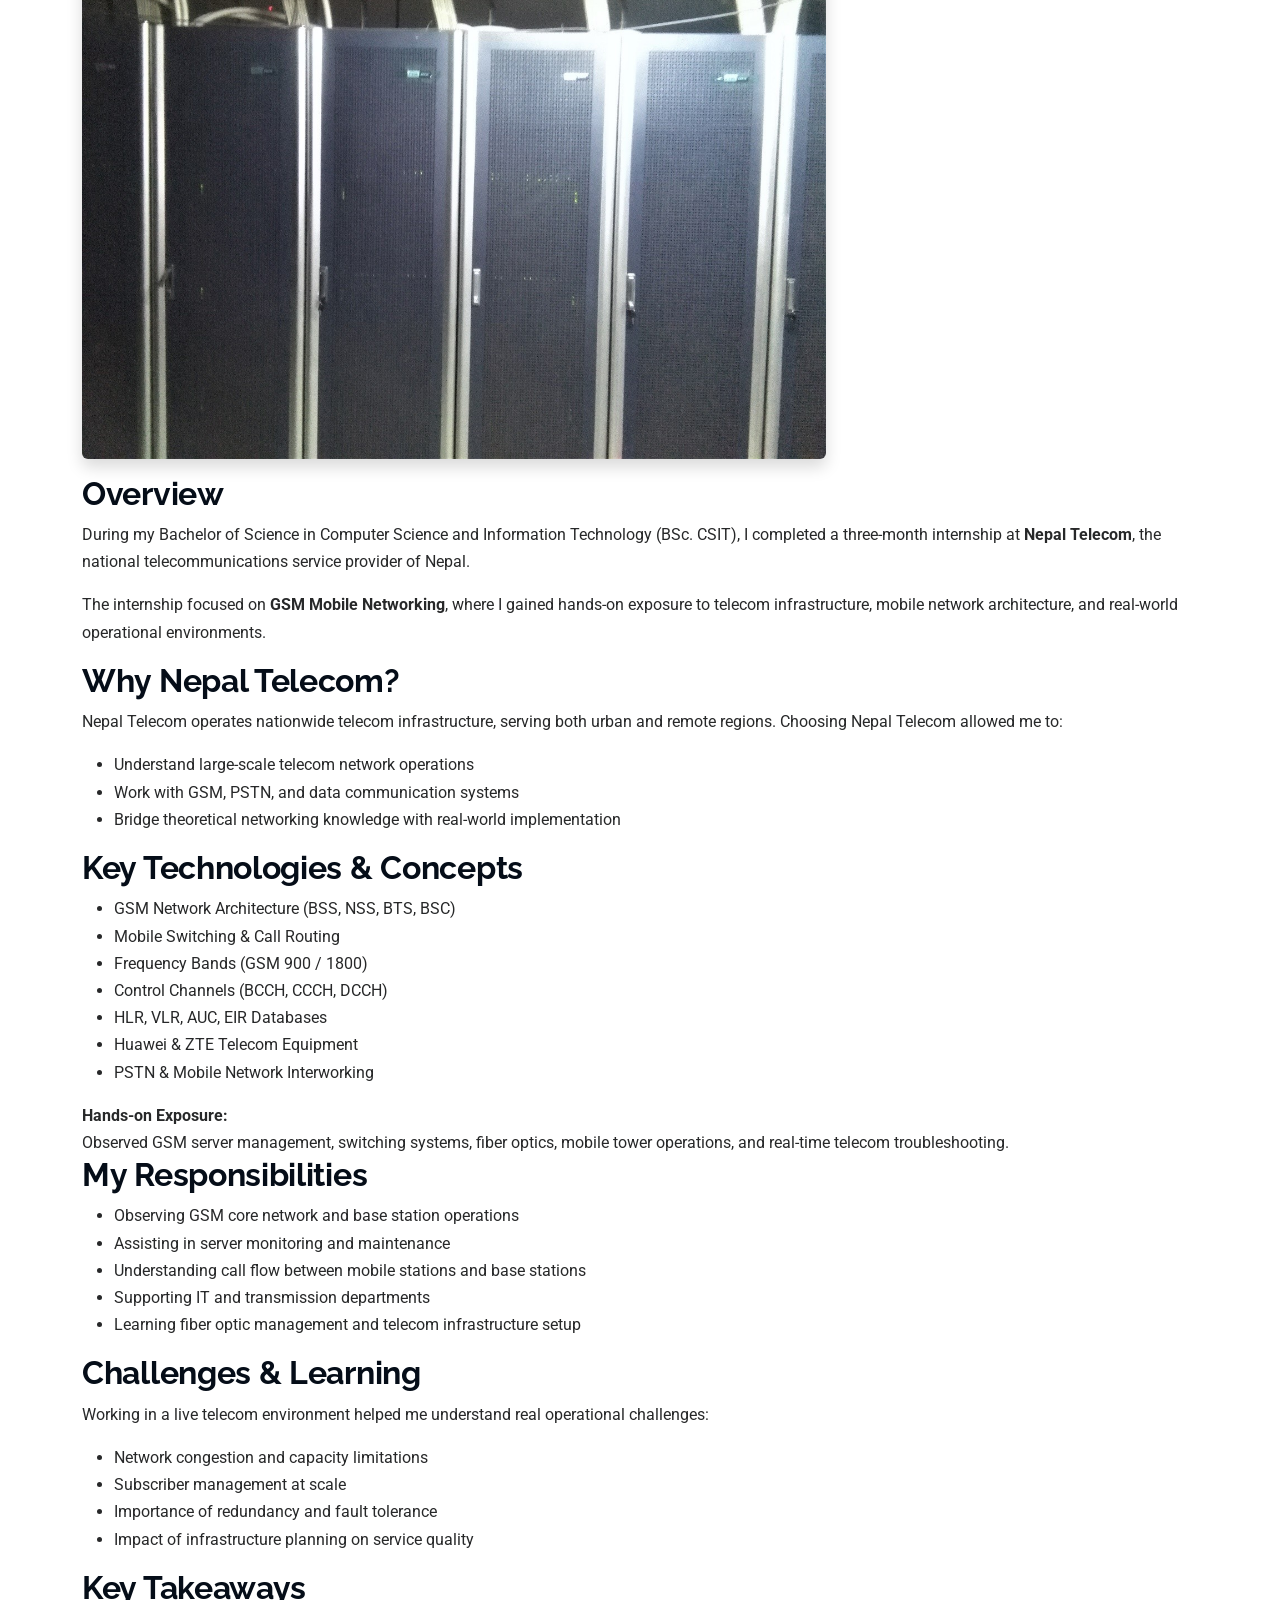
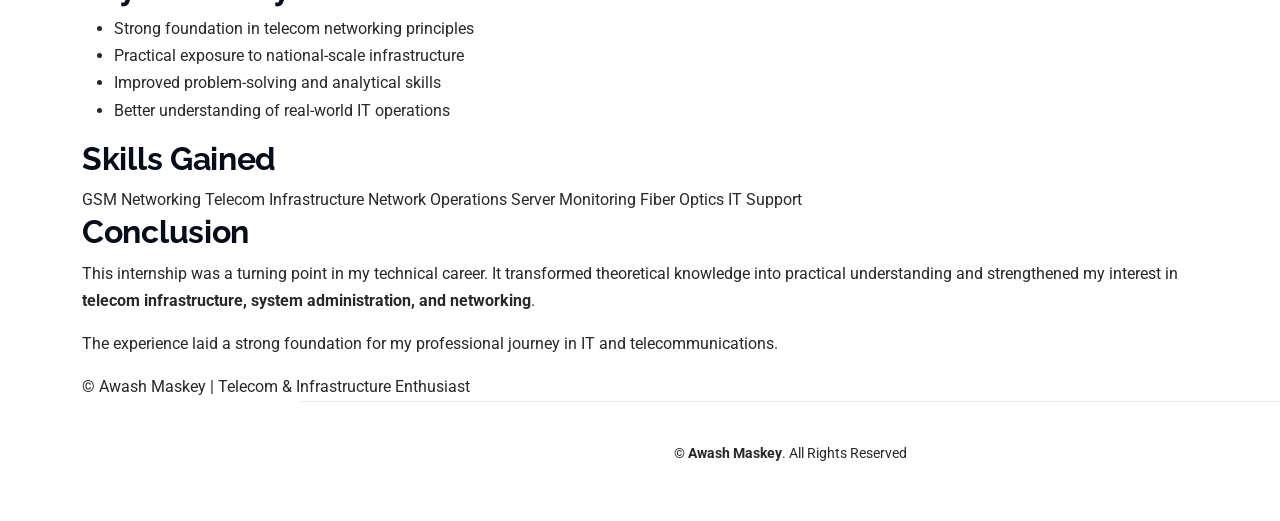
<file: internship-gsm-telecom.html>
<!DOCTYPE html>
<html lang="en">

<head>
  <meta charset="utf-8">
  <meta name="viewport" content="width=device-width, initial-scale=1.0">

  <title>Government Data Center Project | Awash Maskey</title>
  <meta name="description" content="Case study of secure, high-availability government data center operations focusing on Linux systems, security, and infrastructure resilience.">
  <meta name="keywords" content="Data Center, Linux, Security, DevOps, Government Infrastructure, Cloud, Systems Engineer">

  <!-- Favicons -->
  <link href="assets/img/favicon.png" rel="icon">
  <link href="assets/img/apple-touch-icon.png" rel="apple-touch-icon">

  <!-- Google Fonts -->
  <link rel="preconnect" href="https://fonts.googleapis.com">
  <link rel="preconnect" href="https://fonts.gstatic.com" crossorigin>
  <link href="https://fonts.googleapis.com/css2?family=Roboto:wght@300;400;500;700&family=Poppins:wght@300;400;500;600;700&family=Raleway:wght@300;400;500;600;700&display=swap" rel="stylesheet">

  <!-- Vendor CSS Files -->
  <link href="assets/vendor/bootstrap/css/bootstrap.min.css" rel="stylesheet">
  <link href="assets/vendor/bootstrap-icons/bootstrap-icons.css" rel="stylesheet">
  <link href="assets/vendor/aos/aos.css" rel="stylesheet">
  <link href="assets/vendor/glightbox/css/glightbox.min.css" rel="stylesheet">
  <link href="assets/vendor/swiper/swiper-bundle.min.css" rel="stylesheet">

  <!-- Main CSS File -->
  <link href="assets/css/main.css" rel="stylesheet">
</head>
<body>
  <!-- ======= Header (Optional: remove if already global) ======= -->
  <header id="header" class="header">
    <div class="container d-flex align-items-center justify-content-between">
      <h1 class="logo"><a href="index.html">Awash Maskey</a></h1>
      <a href="index.html#portfolio" class="btn btn-outline-primary btn-sm">← Back to Portfolio</a>
    </div>
  </header>




<!-- GSM TELECOM INFRASTRUCTURE -->
<
<div class="container">

    <header>
        <h1>My Internship Journey in GSM Telecom Infrastructure</h1>
        <p>
            Nepal Telecom, Hetauda | September 2017 – December 2017<br>
            <strong>Role:</strong> Telecom & IT Intern
        </p>
    </header>


    <div class="col-lg-8">
  <img src="assets/img/slider/intern1.jpg" class="img-fluid rounded shadow mb-3" alt="intern1">
  <img src="assets/img/slider/intern2.jpg" class="img-fluid rounded shadow mb-3" alt="intern2">
  <img src="assets/img/slider/intern3.jpg" class="img-fluid rounded shadow mb-3" alt="intern3">
   <img src="assets/img/slider/intern4.jpg" class="img-fluid rounded shadow mb-3" alt="intern4">
</div>
  

    <section>
        <h2>Overview</h2>
        <p>
            During my Bachelor of Science in Computer Science and Information Technology (BSc. CSIT),
            I completed a three-month internship at <strong>Nepal Telecom</strong>, the national
            telecommunications service provider of Nepal.
        </p>
        <p>
            The internship focused on <strong>GSM Mobile Networking</strong>, where I gained hands-on
            exposure to telecom infrastructure, mobile network architecture, and real-world
            operational environments.
        </p>
    </section>

    <section>
        <h2>Why Nepal Telecom?</h2>
        <p>
            Nepal Telecom operates nationwide telecom infrastructure, serving both urban and remote
            regions. Choosing Nepal Telecom allowed me to:
        </p>
        <ul>
            <li>Understand large-scale telecom network operations</li>
            <li>Work with GSM, PSTN, and data communication systems</li>
            <li>Bridge theoretical networking knowledge with real-world implementation</li>
        </ul>
    </section>

    <section>
        <h2>Key Technologies & Concepts</h2>
        <ul>
            <li>GSM Network Architecture (BSS, NSS, BTS, BSC)</li>
            <li>Mobile Switching & Call Routing</li>
            <li>Frequency Bands (GSM 900 / 1800)</li>
            <li>Control Channels (BCCH, CCCH, DCCH)</li>
            <li>HLR, VLR, AUC, EIR Databases</li>
            <li>Huawei & ZTE Telecom Equipment</li>
            <li>PSTN & Mobile Network Interworking</li>
        </ul>

        <div class="highlight-box">
            <strong>Hands-on Exposure:</strong><br>
            Observed GSM server management, switching systems, fiber optics, mobile tower operations,
            and real-time telecom troubleshooting.
        </div>
    </section>

    <section>
        <h2>My Responsibilities</h2>
        <ul>
            <li>Observing GSM core network and base station operations</li>
            <li>Assisting in server monitoring and maintenance</li>
            <li>Understanding call flow between mobile stations and base stations</li>
            <li>Supporting IT and transmission departments</li>
            <li>Learning fiber optic management and telecom infrastructure setup</li>
        </ul>
    </section>

    <section>
        <h2>Challenges & Learning</h2>
        <p>
            Working in a live telecom environment helped me understand real operational challenges:
        </p>
        <ul>
            <li>Network congestion and capacity limitations</li>
            <li>Subscriber management at scale</li>
            <li>Importance of redundancy and fault tolerance</li>
            <li>Impact of infrastructure planning on service quality</li>
        </ul>
    </section>

    <section>
        <h2>Key Takeaways</h2>
        <ul>
            <li>Strong foundation in telecom networking principles</li>
            <li>Practical exposure to national-scale infrastructure</li>
            <li>Improved problem-solving and analytical skills</li>
            <li>Better understanding of real-world IT operations</li>
        </ul>
    </section>

    <section>
        <h2>Skills Gained</h2>
        <div>
            <span class="tag">GSM Networking</span>
            <span class="tag">Telecom Infrastructure</span>
            <span class="tag">Network Operations</span>
            <span class="tag">Server Monitoring</span>
            <span class="tag">Fiber Optics</span>
            <span class="tag">IT Support</span>
        </div>
    </section>

    <section>
        <h2>Conclusion</h2>
        <p>
            This internship was a turning point in my technical career. It transformed theoretical
            knowledge into practical understanding and strengthened my interest in
            <strong>telecom infrastructure, system administration, and networking</strong>.
        </p>
        <p>
            The experience laid a strong foundation for my professional journey in IT and
            telecommunications.
        </p>
    </section>

    <footer>
        © Awash Maskey | Telecom & Infrastructure Enthusiast
    </footer>

</div>
  </section>
</main>
  <!-- ======= Footer ======= -->
  <footer id="footer" class="footer">
    <div class="container text-center">
      <p>© <strong>Awash Maskey</strong>. All Rights Reserved</p>
    </div>
  </footer>

  <!-- Vendor JS Files -->
  <script src="assets/vendor/bootstrap/js/bootstrap.bundle.min.js"></script>
  <script src="assets/vendor/aos/aos.js"></script>
  <script src="assets/vendor/glightbox/js/glightbox.min.js"></script>
  <script src="assets/vendor/swiper/swiper-bundle.min.js"></script>

  <!-- Main JS File -->
  <script src="assets/js/main.js"></script>
  
  <script src="assets/vendor/swiper/swiper-bundle.min.js"></script>

<script>
  new Swiper('.portfolio-details-slider', {
    loop: true,
    speed: 600,
    autoplay: {
      delay: 4000,
      disableOnInteraction: false
    },
    pagination: {
      el: '.swiper-pagination',
      clickable: true
    }
  });
</script>


</body>

</html>
</file>
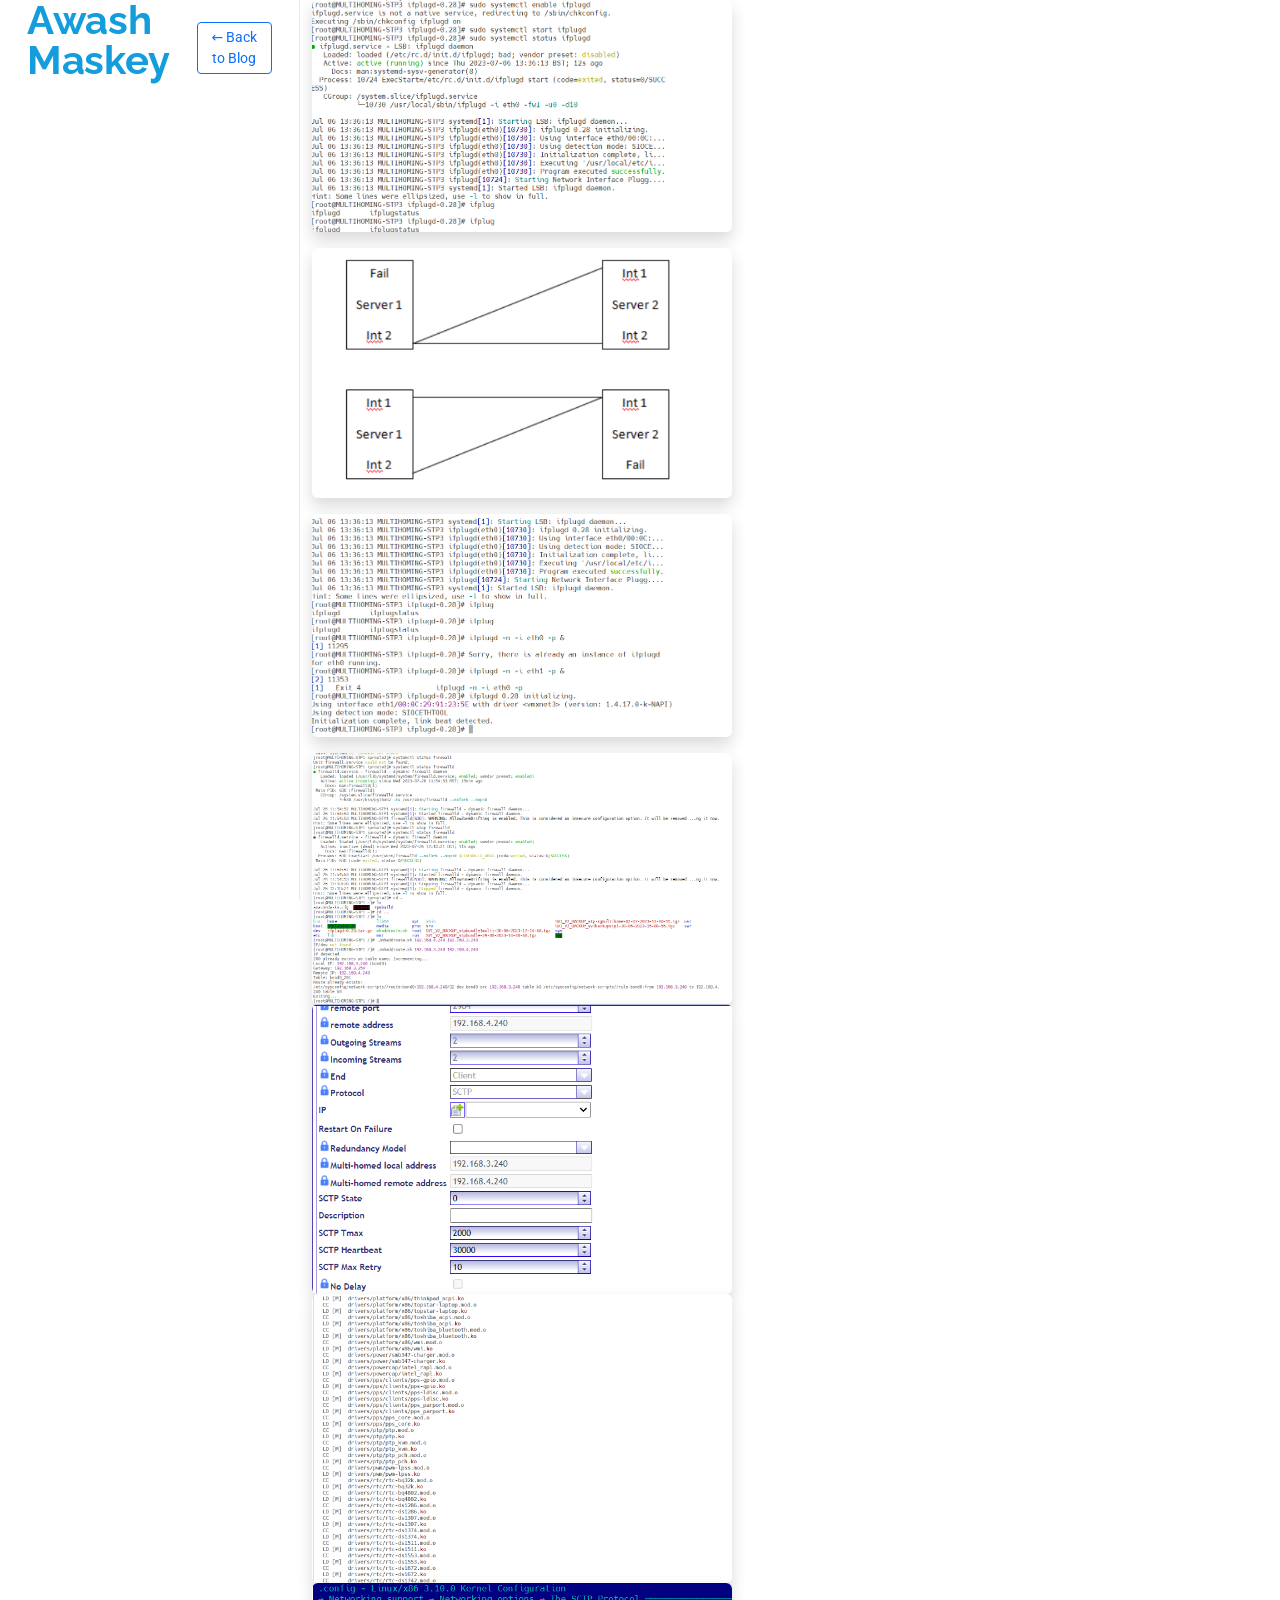
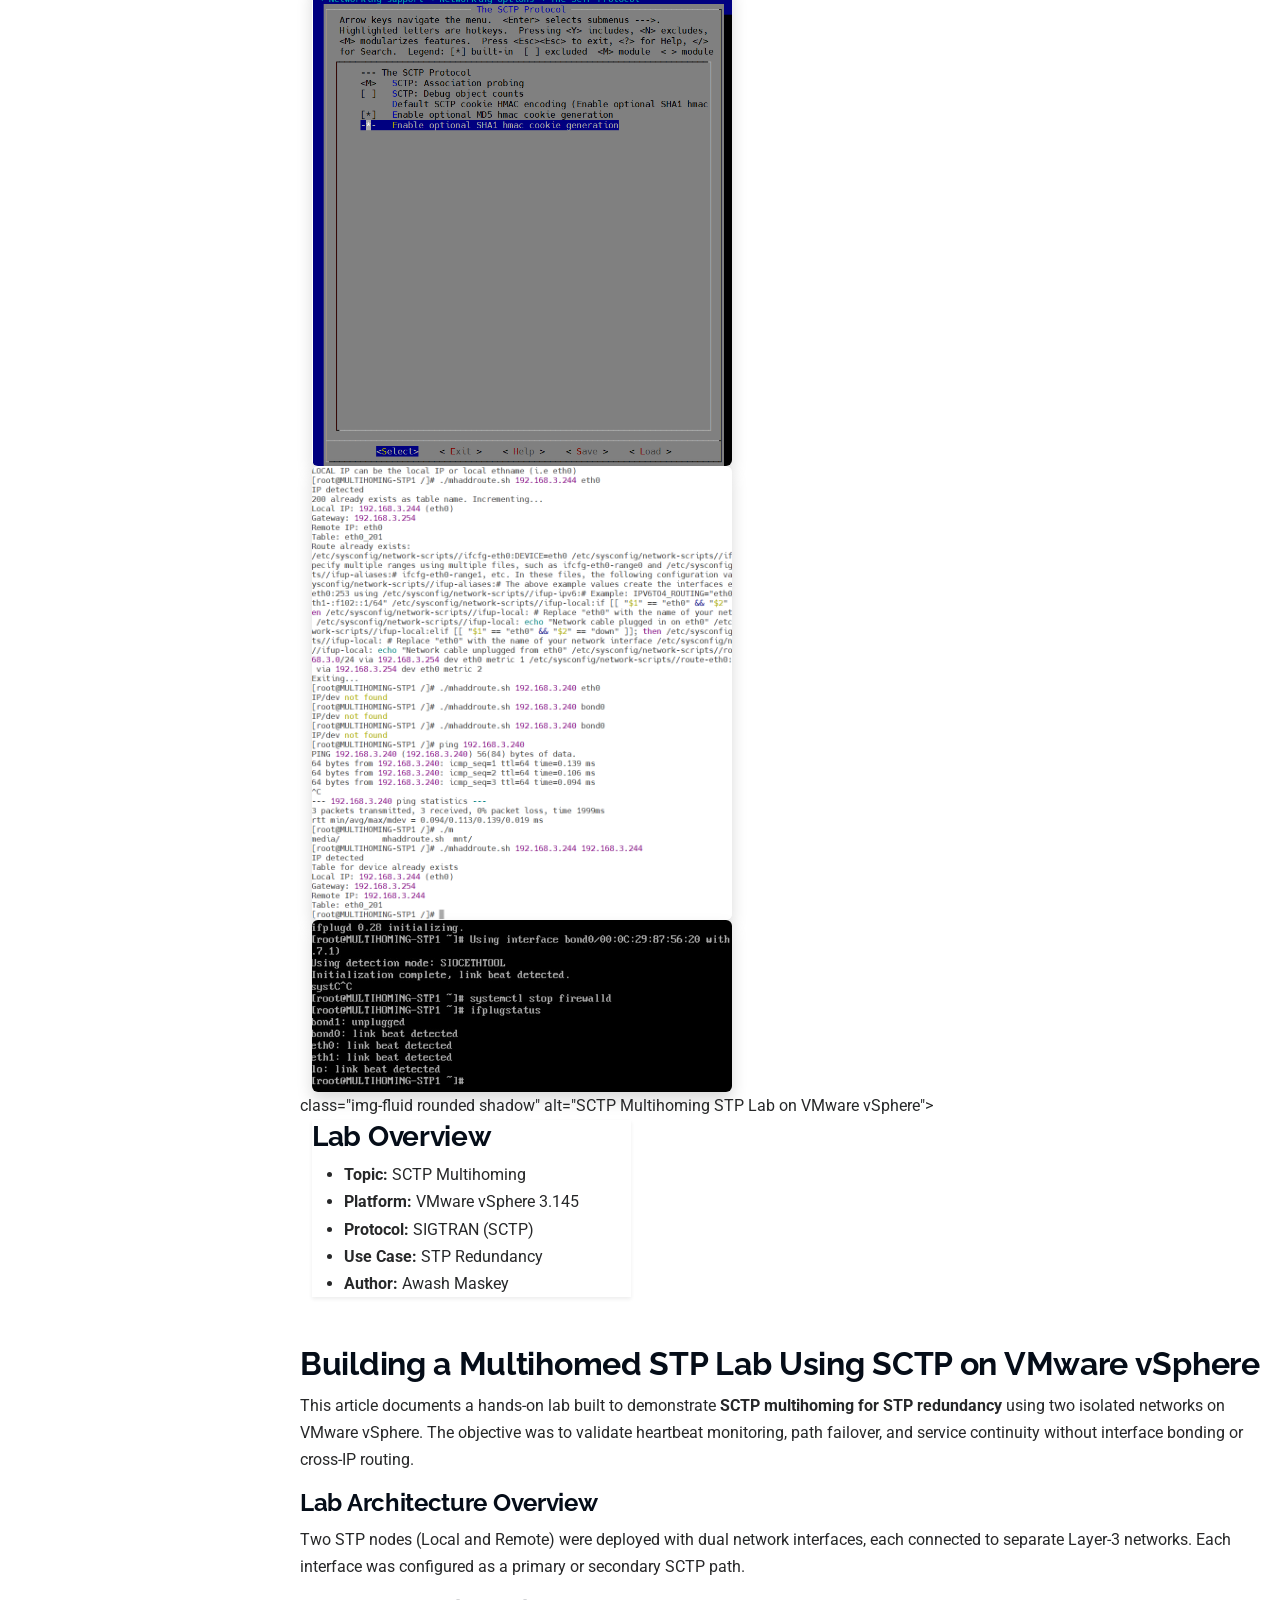
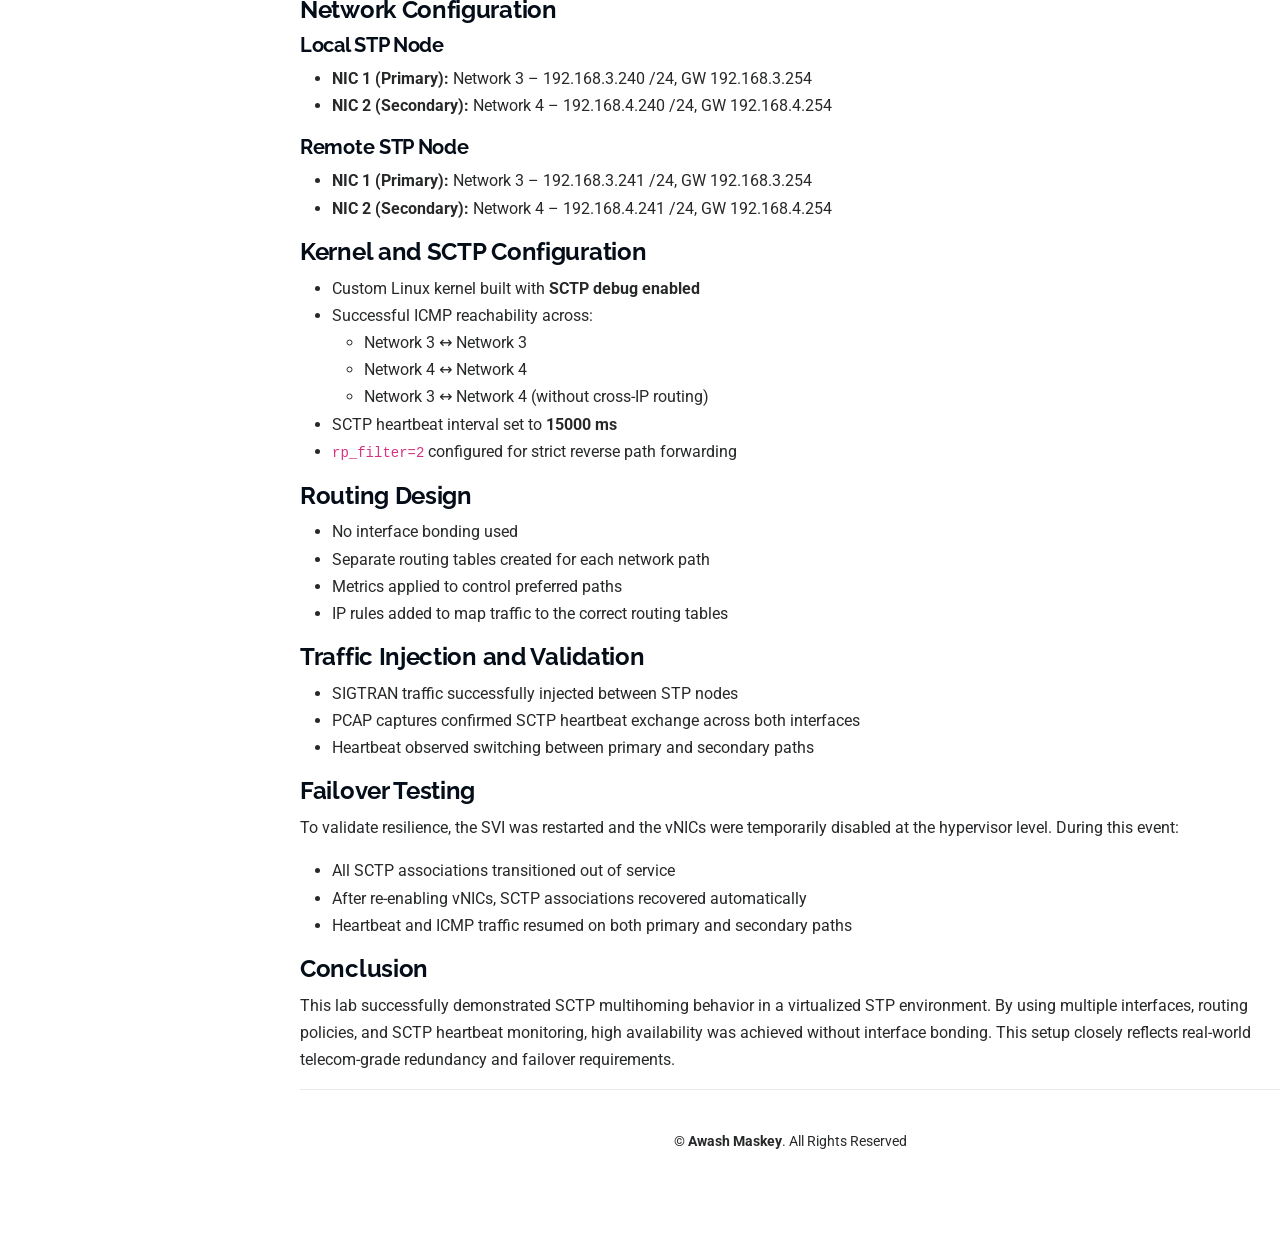
<file: multihoming-stp-lab-vsphere.html>
<!DOCTYPE html>
<html lang="en">

<head>
  <meta charset="utf-8">
  <meta name="viewport" content="width=device-width, initial-scale=1.0">

  <title>Multihoming STP Lab Using SCTP on vSphere | Awash Maskey</title>
  <meta name="description" content="Hands-on lab demonstrating SCTP multihoming with STP using dual networks on VMware vSphere, including heartbeat monitoring, failover testing, and routing configuration.">
  <meta name="keywords" content="SCTP Multihoming, SIGTRAN, STP Lab, VMware vSphere, Linux Networking, Telecom Systems">

  <!-- Favicons -->
  <link href="assets/img/favicon.png" rel="icon">
  <link href="assets/img/apple-touch-icon.png" rel="apple-touch-icon">

  <!-- Google Fonts -->
  <link rel="preconnect" href="https://fonts.googleapis.com">
  <link rel="preconnect" href="https://fonts.gstatic.com" crossorigin>
  <link href="https://fonts.googleapis.com/css2?family=Roboto:wght@300;400;500;700&family=Poppins:wght@300;400;500;600;700&family=Raleway:wght@300;400;500;600;700&display=swap" rel="stylesheet">

  <!-- Vendor CSS Files -->
  <link href="assets/vendor/bootstrap/css/bootstrap.min.css" rel="stylesheet">
  <link href="assets/vendor/bootstrap-icons/bootstrap-icons.css" rel="stylesheet">
  <link href="assets/vendor/aos/aos.css" rel="stylesheet">
  <link href="assets/vendor/glightbox/css/glightbox.min.css" rel="stylesheet">
  <link href="assets/vendor/swiper/swiper-bundle.min.css" rel="stylesheet">

  <!-- Main CSS File -->
  <link href="assets/css/main.css" rel="stylesheet">
</head>

<body>

<header id="header" class="header">
  <div class="container d-flex align-items-center justify-content-between">
    <h1 class="logo"><a href="index.html">Awash Maskey</a></h1>
    <a href="blog.html" class="btn btn-outline-primary btn-sm">← Back to Blog</a>
  </div>
</header>

<main id="main">

<section id="portfolio-details" class="portfolio-details section">
  <div class="container" data-aos="fade-up">

    <!-- Image & Meta -->
    <div class="row gy-4 align-items-center">

      <div class="col-lg-8">
        <div class="col-lg-8">
  <img src="assets/img/portfolio/multihoming/active link.png" class="img-fluid rounded shadow mb-3" alt="Teamwork in Data Center Operations">
  <img src="assets/img/portfolio/multihoming/arp.png" class="img-fluid rounded shadow mb-3" alt="Teamwork in Data Center Operations">
  <img src="assets/img/portfolio/multihoming/beats.png" class="img-fluid rounded shadow mb-3" alt="Teamwork in Data Center Operations">
  <img src="assets/img/portfolio/multihoming/increain.png" class="img-fluid rounded shadow" alt="Teamwork in Data Center Operations">
  <img src="assets/img/portfolio/multihoming/older heartbeat.png" class="img-fluid rounded shadow" alt="Teamwork in Data Center Operations">
   <img src="assets/img/portfolio/multihoming/ss.png" class="img-fluid rounded shadow" alt="Teamwork in Data Center Operations">
    <img src="assets/img/portfolio/multihoming/sctp.png" class="img-fluid rounded shadow" alt="Teamwork in Data Center Operations">
     <img src="assets/img/portfolio/multihoming/route.png" class="img-fluid rounded shadow" alt="Teamwork in Data Center Operations">
       <img src="assets/img/portfolio/multihoming/ifpl.png" class="img-fluid rounded shadow" alt="Teamwork in Data Center Operations">
</div>
</div>

             class="img-fluid rounded shadow"
             alt="SCTP Multihoming STP Lab on VMware vSphere">
      </div>

      <div class="col-lg-4">
        <div class="portfolio-info shadow-sm">
          <h3>Lab Overview</h3>
          <ul>
            <li><strong>Topic:</strong> SCTP Multihoming</li>
            <li><strong>Platform:</strong> VMware vSphere 3.145</li>
            <li><strong>Protocol:</strong> SIGTRAN (SCTP)</li>
            <li><strong>Use Case:</strong> STP Redundancy</li>
            <li><strong>Author:</strong> Awash Maskey</li>
          </ul>
        </div>
      </div>

    </div>

    <!-- Article Content -->
    <div class="row mt-5">
      <div class="col-lg-12 portfolio-description">

        <h2>Building a Multihomed STP Lab Using SCTP on VMware vSphere</h2>

        <p>
          This article documents a hands-on lab built to demonstrate
          <strong>SCTP multihoming for STP redundancy</strong> using two isolated
          networks on VMware vSphere. The objective was to validate heartbeat
          monitoring, path failover, and service continuity without interface
          bonding or cross-IP routing.
        </p>

        <h4>Lab Architecture Overview</h4>
        <p>
          Two STP nodes (Local and Remote) were deployed with dual network
          interfaces, each connected to separate Layer-3 networks. Each interface
          was configured as a primary or secondary SCTP path.
        </p>

        <h4>Network Configuration</h4>

        <h5>Local STP Node</h5>
        <ul>
          <li><strong>NIC 1 (Primary):</strong> Network 3 – 192.168.3.240 /24, GW 192.168.3.254</li>
          <li><strong>NIC 2 (Secondary):</strong> Network 4 – 192.168.4.240 /24, GW 192.168.4.254</li>
        </ul>

        <h5>Remote STP Node</h5>
        <ul>
          <li><strong>NIC 1 (Primary):</strong> Network 3 – 192.168.3.241 /24, GW 192.168.3.254</li>
          <li><strong>NIC 2 (Secondary):</strong> Network 4 – 192.168.4.241 /24, GW 192.168.4.254</li>
        </ul>

        <h4>Kernel and SCTP Configuration</h4>
        <ul>
          <li>Custom Linux kernel built with <strong>SCTP debug enabled</strong></li>
          <li>Successful ICMP reachability across:
            <ul>
              <li>Network 3 ↔ Network 3</li>
              <li>Network 4 ↔ Network 4</li>
              <li>Network 3 ↔ Network 4 (without cross-IP routing)</li>
            </ul>
          </li>
          <li>SCTP heartbeat interval set to <strong>15000 ms</strong></li>
          <li><code>rp_filter=2</code> configured for strict reverse path forwarding</li>
        </ul>

        <h4>Routing Design</h4>
        <ul>
          <li>No interface bonding used</li>
          <li>Separate routing tables created for each network path</li>
          <li>Metrics applied to control preferred paths</li>
          <li>IP rules added to map traffic to the correct routing tables</li>
        </ul>

        <h4>Traffic Injection and Validation</h4>
        <ul>
          <li>SIGTRAN traffic successfully injected between STP nodes</li>
          <li>PCAP captures confirmed SCTP heartbeat exchange across both interfaces</li>
          <li>Heartbeat observed switching between primary and secondary paths</li>
        </ul>

        <h4>Failover Testing</h4>
        <p>
          To validate resilience, the SVI was restarted and the vNICs were
          temporarily disabled at the hypervisor level. During this event:
        </p>
        <ul>
          <li>All SCTP associations transitioned out of service</li>
          <li>After re-enabling vNICs, SCTP associations recovered automatically</li>
          <li>Heartbeat and ICMP traffic resumed on both primary and secondary paths</li>
        </ul>

        <h4>Conclusion</h4>
        <p>
          This lab successfully demonstrated SCTP multihoming behavior in a
          virtualized STP environment. By using multiple interfaces, routing
          policies, and SCTP heartbeat monitoring, high availability was achieved
          without interface bonding. This setup closely reflects real-world
          telecom-grade redundancy and failover requirements.
        </p>

      </div>
    </div>

  </div>
</section>

</main>

<footer id="footer" class="footer">
  <div class="container text-center">
    <p>© <strong>Awash Maskey</strong>. All Rights Reserved</p>
  </div>
</footer>

<script src="assets/vendor/bootstrap/js/bootstrap.bundle.min.js"></script>
<script src="assets/vendor/aos/aos.js"></script>
<script src="assets/vendor/glightbox/js/glightbox.min.js"></script>
<script src="assets/vendor/swiper/swiper-bundle.min.js"></script>
<script src="assets/js/main.js"></script>

</body>
</html>
</file>
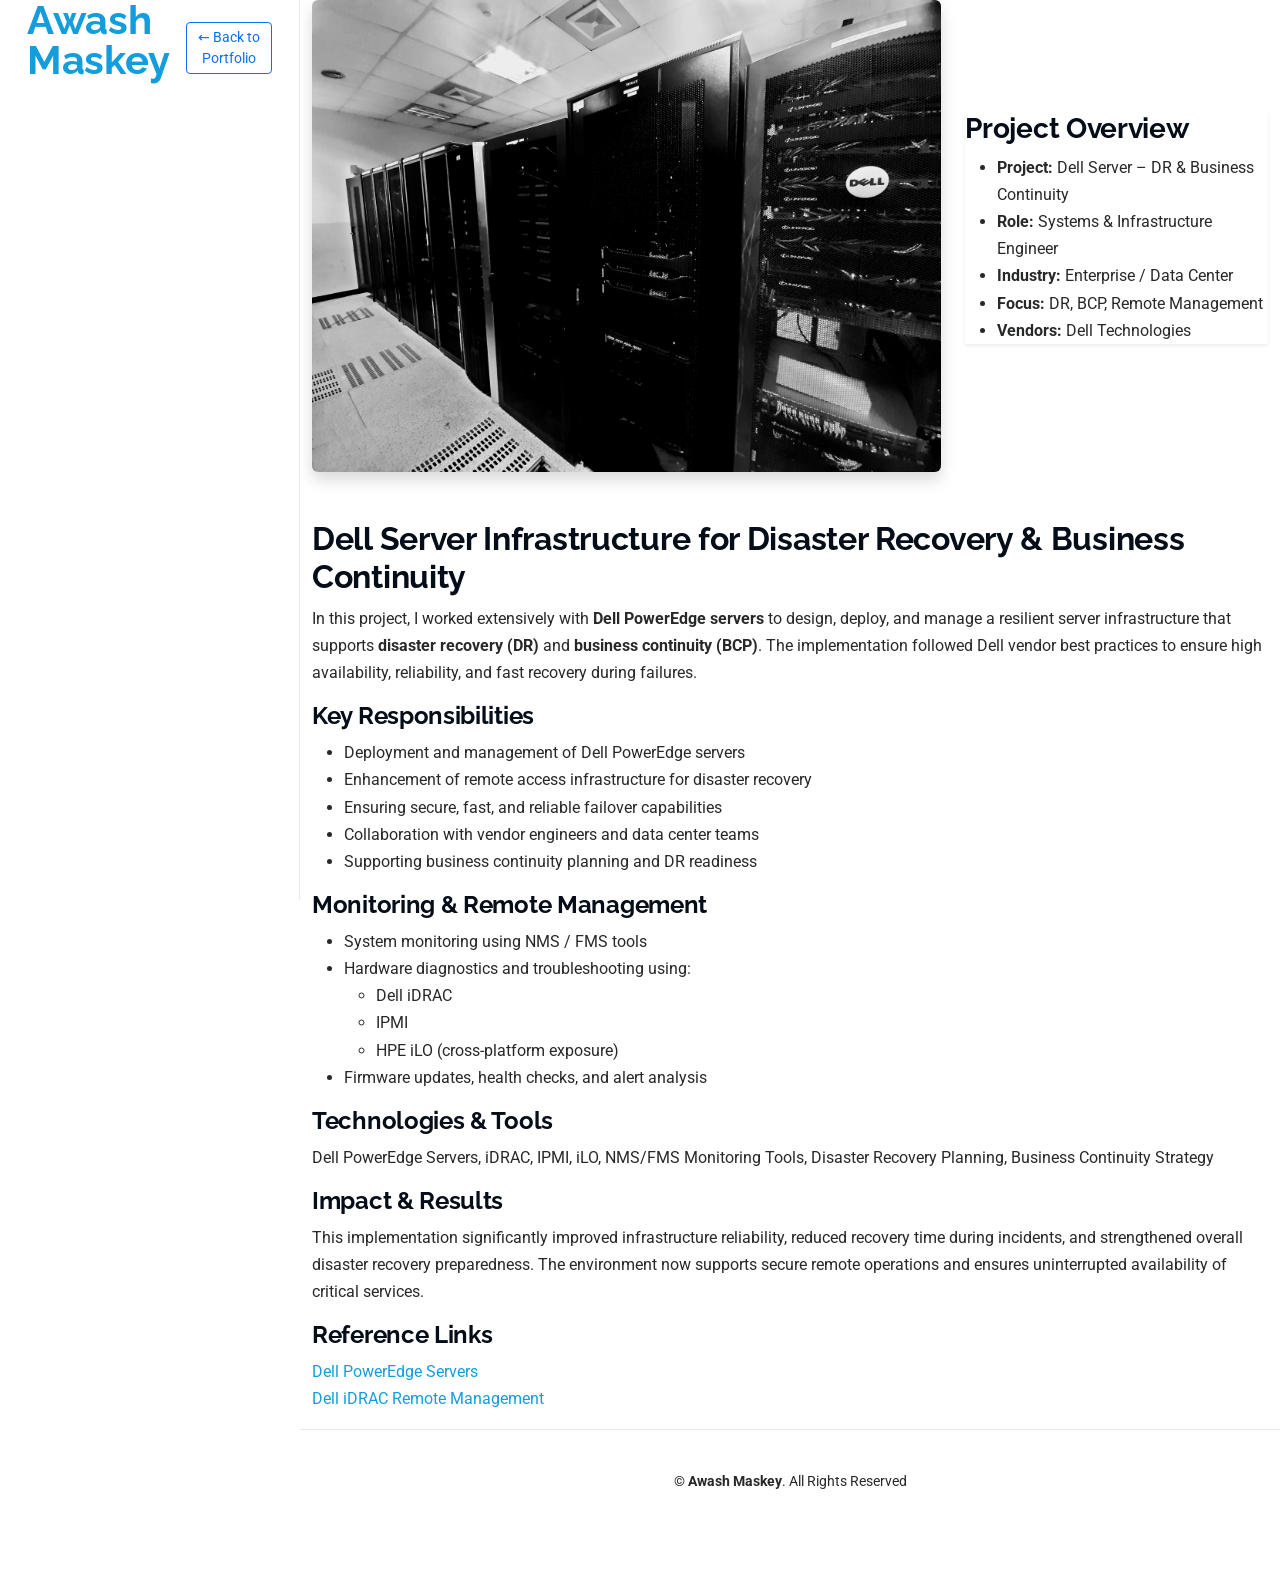
<file: portfolio-details-dellserver.html>
<!DOCTYPE html>
<html lang="en">

<head>
  <meta charset="utf-8">
  <meta name="viewport" content="width=device-width, initial-scale=1.0">

  <title>Government Data Center Project | Awash Maskey</title>
  <meta name="description" content="Case study of secure, high-availability government data center operations focusing on Linux systems, security, and infrastructure resilience.">
  <meta name="keywords" content="Data Center, Linux, Security, DevOps, Government Infrastructure, Cloud, Systems Engineer">

  <!-- Favicons -->
  <link href="assets/img/favicon.png" rel="icon">
  <link href="assets/img/apple-touch-icon.png" rel="apple-touch-icon">

  <!-- Google Fonts -->
  <link rel="preconnect" href="https://fonts.googleapis.com">
  <link rel="preconnect" href="https://fonts.gstatic.com" crossorigin>
  <link href="https://fonts.googleapis.com/css2?family=Roboto:wght@300;400;500;700&family=Poppins:wght@300;400;500;600;700&family=Raleway:wght@300;400;500;600;700&display=swap" rel="stylesheet">

  <!-- Vendor CSS Files -->
  <link href="assets/vendor/bootstrap/css/bootstrap.min.css" rel="stylesheet">
  <link href="assets/vendor/bootstrap-icons/bootstrap-icons.css" rel="stylesheet">
  <link href="assets/vendor/aos/aos.css" rel="stylesheet">
  <link href="assets/vendor/glightbox/css/glightbox.min.css" rel="stylesheet">
  <link href="assets/vendor/swiper/swiper-bundle.min.css" rel="stylesheet">

  <!-- Main CSS File -->
  <link href="assets/css/main.css" rel="stylesheet">
</head>
<body>
  <!-- ======= Header (Optional: remove if already global) ======= -->
  <header id="header" class="header">
    <div class="container d-flex align-items-center justify-content-between">
      <h1 class="logo"><a href="index.html">Awash Maskey</a></h1>
      <a href="index.html#portfolio" class="btn btn-outline-primary btn-sm">← Back to Portfolio</a>
    </div>
  </header>

<main id="main">

  <!-- ======= Portfolio Details ======= -->
  <section id="portfolio-details" class="portfolio-details section">

    <div class="container" data-aos="fade-up">

      <!-- Image & Info -->
      <div class="row gy-4 align-items-center">

        <!-- Project Image -->
        <div class="col-lg-8">
          <img src="assets/img/portfolio/product-2.jpg"
               class="img-fluid rounded shadow"
               alt="Dell Server Disaster Recovery Infrastructure">
        </div>

        <!-- Project Meta -->
        <div class="col-lg-4">
          <div class="portfolio-info shadow-sm">
            <h3>Project Overview</h3>
            <ul>
              <li><strong>Project:</strong> Dell Server – DR & Business Continuity</li>
              <li><strong>Role:</strong> Systems & Infrastructure Engineer</li>
              <li><strong>Industry:</strong> Enterprise / Data Center</li>
              <li><strong>Focus:</strong> DR, BCP, Remote Management</li>
              <li><strong>Vendors:</strong> Dell Technologies</li>
            </ul>
          </div>
        </div>

      </div>

      <!-- Description -->
      <div class="row mt-5">
        <div class="col-lg-12 portfolio-description">

          <h2>Dell Server Infrastructure for Disaster Recovery & Business Continuity</h2>

          <p>
            In this project, I worked extensively with <strong>Dell PowerEdge servers</strong>
            to design, deploy, and manage a resilient server infrastructure that supports
            <strong>disaster recovery (DR)</strong> and <strong>business continuity (BCP)</strong>.
            The implementation followed Dell vendor best practices to ensure high availability,
            reliability, and fast recovery during failures.
          </p>

          <h4>Key Responsibilities</h4>
          <ul>
            <li>Deployment and management of Dell PowerEdge servers</li>
            <li>Enhancement of remote access infrastructure for disaster recovery</li>
            <li>Ensuring secure, fast, and reliable failover capabilities</li>
            <li>Collaboration with vendor engineers and data center teams</li>
            <li>Supporting business continuity planning and DR readiness</li>
          </ul>

          <h4>Monitoring & Remote Management</h4>
          <ul>
            <li>System monitoring using NMS / FMS tools</li>
            <li>Hardware diagnostics and troubleshooting using:</li>
            <ul>
              <li>Dell iDRAC</li>
              <li>IPMI</li>
              <li>HPE iLO (cross-platform exposure)</li>
            </ul>
            <li>Firmware updates, health checks, and alert analysis</li>
          </ul>

          <h4>Technologies & Tools</h4>
          <p>
            Dell PowerEdge Servers, iDRAC, IPMI, iLO, NMS/FMS Monitoring Tools,
            Disaster Recovery Planning, Business Continuity Strategy
          </p>

          <h4>Impact & Results</h4>
          <p>
            This implementation significantly improved infrastructure reliability,
            reduced recovery time during incidents, and strengthened overall disaster
            recovery preparedness. The environment now supports secure remote operations
            and ensures uninterrupted availability of critical services.
          </p>

          <h4>Reference Links</h4>
          <p>
            <a href="https://www.dell.com/poweredge" target="_blank">Dell PowerEdge Servers</a><br>
            <a href="https://www.dell.com/support/kbdoc/en-uk/000179517/dell-poweredge-how-to-configure-the-idrac-system-management-options-on-servers" target="_blank">Dell iDRAC Remote Management</a>
          </p>

        </div>
      </div>

    </div>

  </section>
  <!-- End Portfolio Details -->
</main>

  <!-- ======= Footer ======= -->
  <footer id="footer" class="footer">
    <div class="container text-center">
      <p>© <strong>Awash Maskey</strong>. All Rights Reserved</p>
    </div>
  </footer>

  <!-- Vendor JS Files -->
  <script src="assets/vendor/bootstrap/js/bootstrap.bundle.min.js"></script>
  <script src="assets/vendor/aos/aos.js"></script>
  <script src="assets/vendor/glightbox/js/glightbox.min.js"></script>
  <script src="assets/vendor/swiper/swiper-bundle.min.js"></script>

  <!-- Main JS File -->
  <script src="assets/js/main.js"></script>

</body>

</html>
</file>
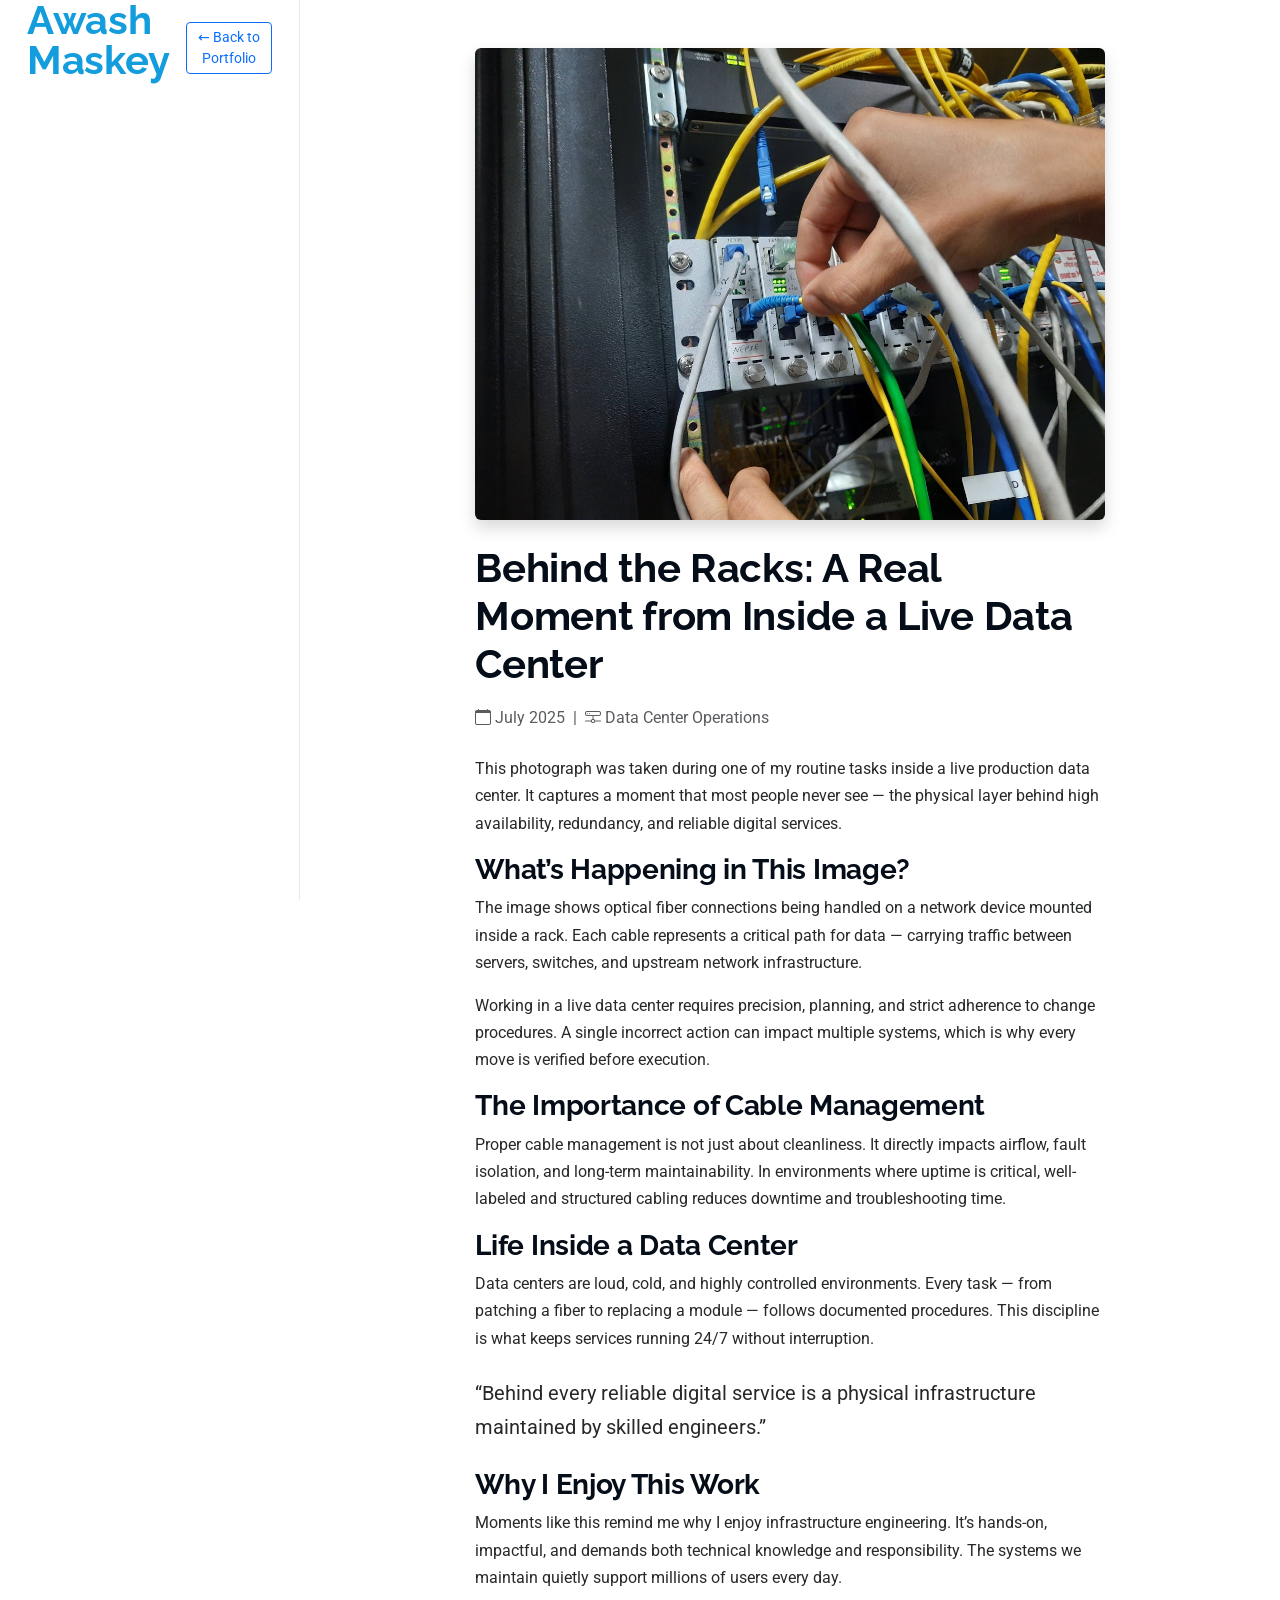
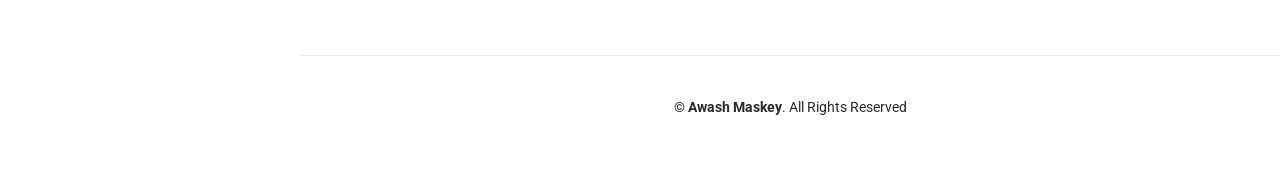
<file: portfolio-details-drlive.html>
<!DOCTYPE html>
<html lang="en">

<head>
  <meta charset="utf-8">
  <meta name="viewport" content="width=device-width, initial-scale=1.0">

  <title>Government Data Center Project | Awash Maskey</title>
  <meta name="description" content="Case study of secure, high-availability government data center operations focusing on Linux systems, security, and infrastructure resilience.">
  <meta name="keywords" content="Data Center, Linux, Security, DevOps, Government Infrastructure, Cloud, Systems Engineer">

  <!-- Favicons -->
  <link href="assets/img/favicon.png" rel="icon">
  <link href="assets/img/apple-touch-icon.png" rel="apple-touch-icon">

  <!-- Google Fonts -->
  <link rel="preconnect" href="https://fonts.googleapis.com">
  <link rel="preconnect" href="https://fonts.gstatic.com" crossorigin>
  <link href="https://fonts.googleapis.com/css2?family=Roboto:wght@300;400;500;700&family=Poppins:wght@300;400;500;600;700&family=Raleway:wght@300;400;500;600;700&display=swap" rel="stylesheet">

  <!-- Vendor CSS Files -->
  <link href="assets/vendor/bootstrap/css/bootstrap.min.css" rel="stylesheet">
  <link href="assets/vendor/bootstrap-icons/bootstrap-icons.css" rel="stylesheet">
  <link href="assets/vendor/aos/aos.css" rel="stylesheet">
  <link href="assets/vendor/glightbox/css/glightbox.min.css" rel="stylesheet">
  <link href="assets/vendor/swiper/swiper-bundle.min.css" rel="stylesheet">

  <!-- Main CSS File -->
  <link href="assets/css/main.css" rel="stylesheet">
</head>
<body>
  <!-- ======= Header (Optional: remove if already global) ======= -->
  <header id="header" class="header">
    <div class="container d-flex align-items-center justify-content-between">
      <h1 class="logo"><a href="index.html">Awash Maskey</a></h1>
      <a href="index.html#portfolio" class="btn btn-outline-primary btn-sm">← Back to Portfolio</a>
    </div>
  </header>

 <main id="main">

 <section class="blog-details py-5">
  <div class="container">
    <div class="row justify-content-center">
      <div class="col-lg-8">

        <!-- Blog Image -->
        <div class="blog-image mb-4">
          <img src="assets/img/portfolio/app-2.jpg"
               class="img-fluid rounded shadow"
               alt="Working inside a live data center">
        </div>

        <!-- Blog Content -->
        <article class="blog-content">

          <h1 class="mb-3">
            Behind the Racks: A Real Moment from Inside a Live Data Center
          </h1>

          <p class="text-muted mb-4">
            <i class="bi bi-calendar"></i> July 2025 &nbsp;|&nbsp;
            <i class="bi bi-hdd-network"></i> Data Center Operations
          </p>

          <p>
            This photograph was taken during one of my routine tasks inside a
            live production data center. It captures a moment that most people
            never see — the physical layer behind high availability,
            redundancy, and reliable digital services.
          </p>

          <h3>What’s Happening in This Image?</h3>
          <p>
            The image shows optical fiber connections being handled on a
            network device mounted inside a rack. Each cable represents a
            critical path for data — carrying traffic between servers,
            switches, and upstream network infrastructure.
          </p>

          <p>
            Working in a live data center requires precision, planning, and
            strict adherence to change procedures. A single incorrect action
            can impact multiple systems, which is why every move is verified
            before execution.
          </p>

          <h3>The Importance of Cable Management</h3>
          <p>
            Proper cable management is not just about cleanliness. It directly
            impacts airflow, fault isolation, and long-term maintainability.
            In environments where uptime is critical, well-labeled and
            structured cabling reduces downtime and troubleshooting time.
          </p>

          <h3>Life Inside a Data Center</h3>
          <p>
            Data centers are loud, cold, and highly controlled environments.
            Every task — from patching a fiber to replacing a module — follows
            documented procedures. This discipline is what keeps services
            running 24/7 without interruption.
          </p>

          <blockquote class="blockquote my-4">
            <p class="mb-0">
              “Behind every reliable digital service is a physical
              infrastructure maintained by skilled engineers.”
            </p>
          </blockquote>

          <h3>Why I Enjoy This Work</h3>
          <p>
            Moments like this remind me why I enjoy infrastructure engineering.
            It’s hands-on, impactful, and demands both technical knowledge and
            responsibility. The systems we maintain quietly support millions
            of users every day.
          </p>

        </article>

      </div>
    </div>
  </div>
</section>

</main>

  <!-- ======= Footer ======= -->
  <footer id="footer" class="footer">
    <div class="container text-center">
      <p>© <strong>Awash Maskey</strong>. All Rights Reserved</p>
    </div>
  </footer>

  <!-- Vendor JS Files -->
  <script src="assets/vendor/bootstrap/js/bootstrap.bundle.min.js"></script>
  <script src="assets/vendor/aos/aos.js"></script>
  <script src="assets/vendor/glightbox/js/glightbox.min.js"></script>
  <script src="assets/vendor/swiper/swiper-bundle.min.js"></script>

  <!-- Main JS File -->
  <script src="assets/js/main.js"></script>

</body>

</html>
</file>
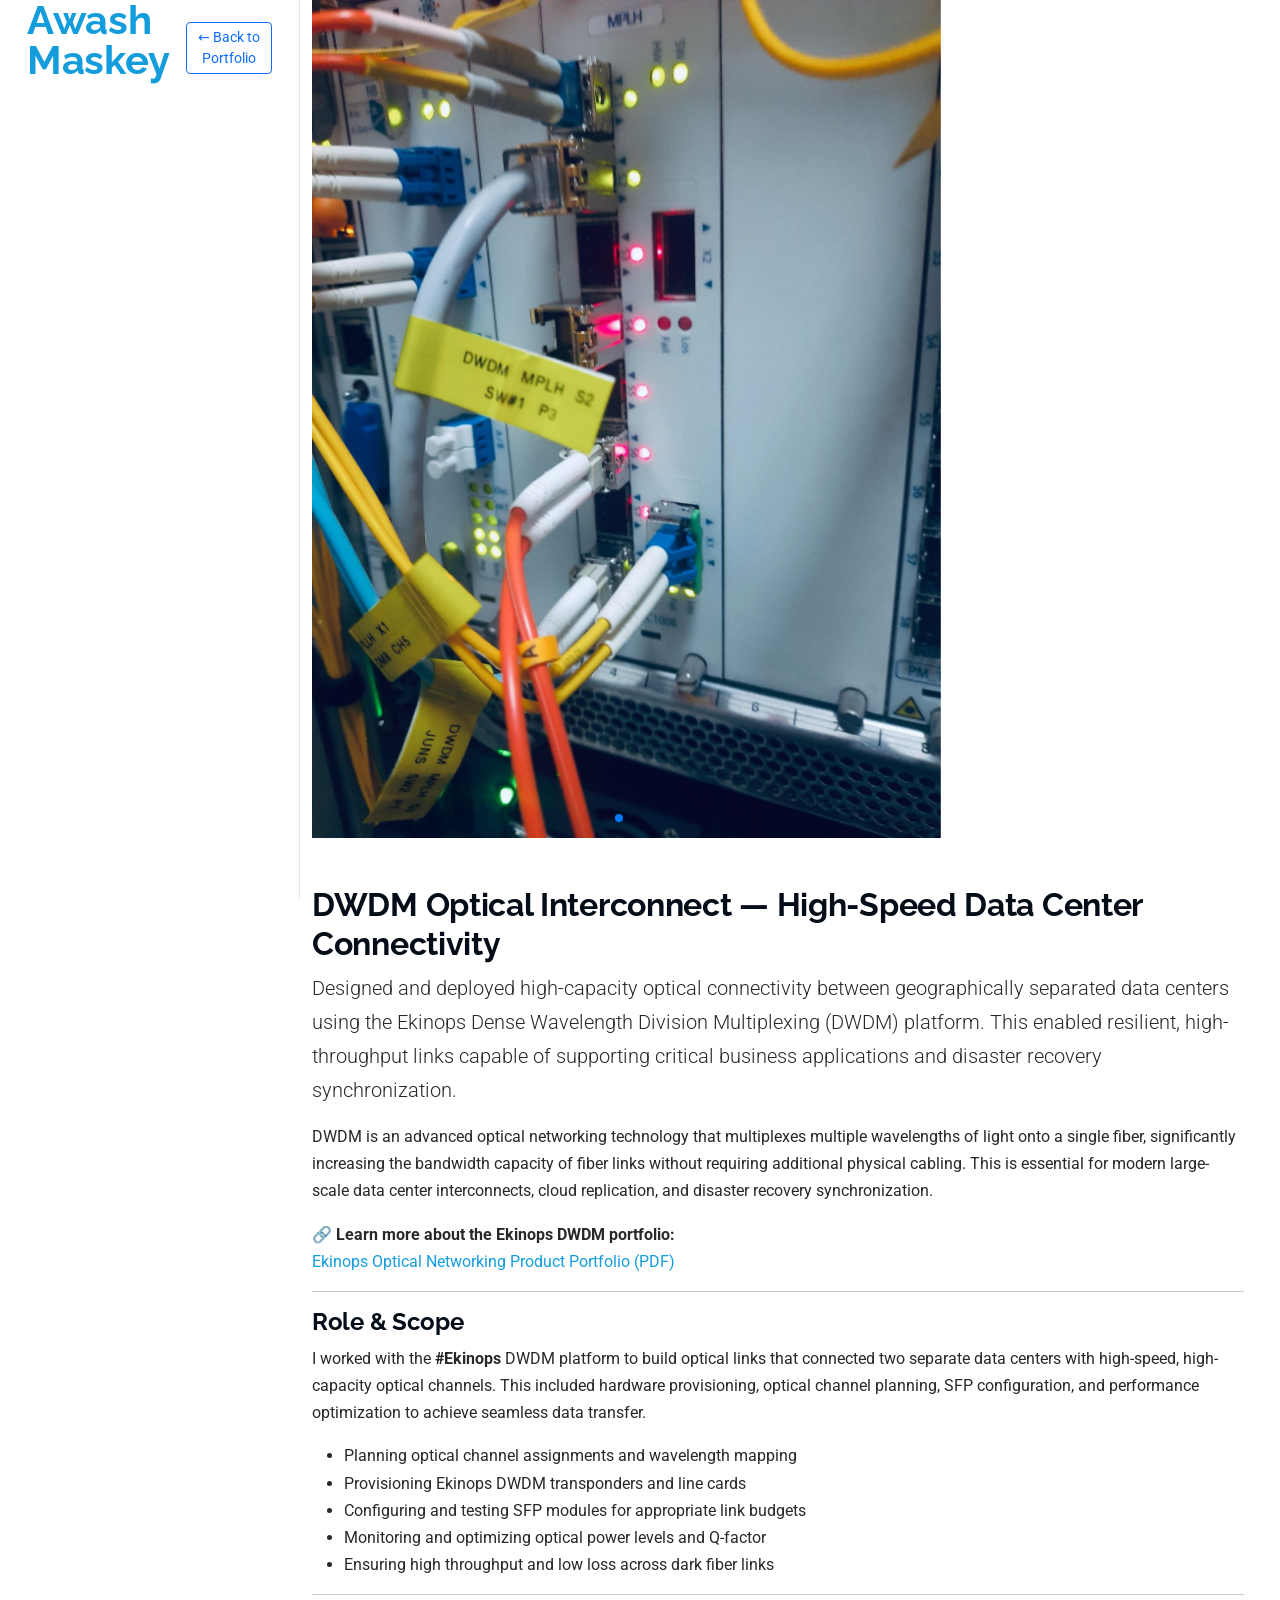
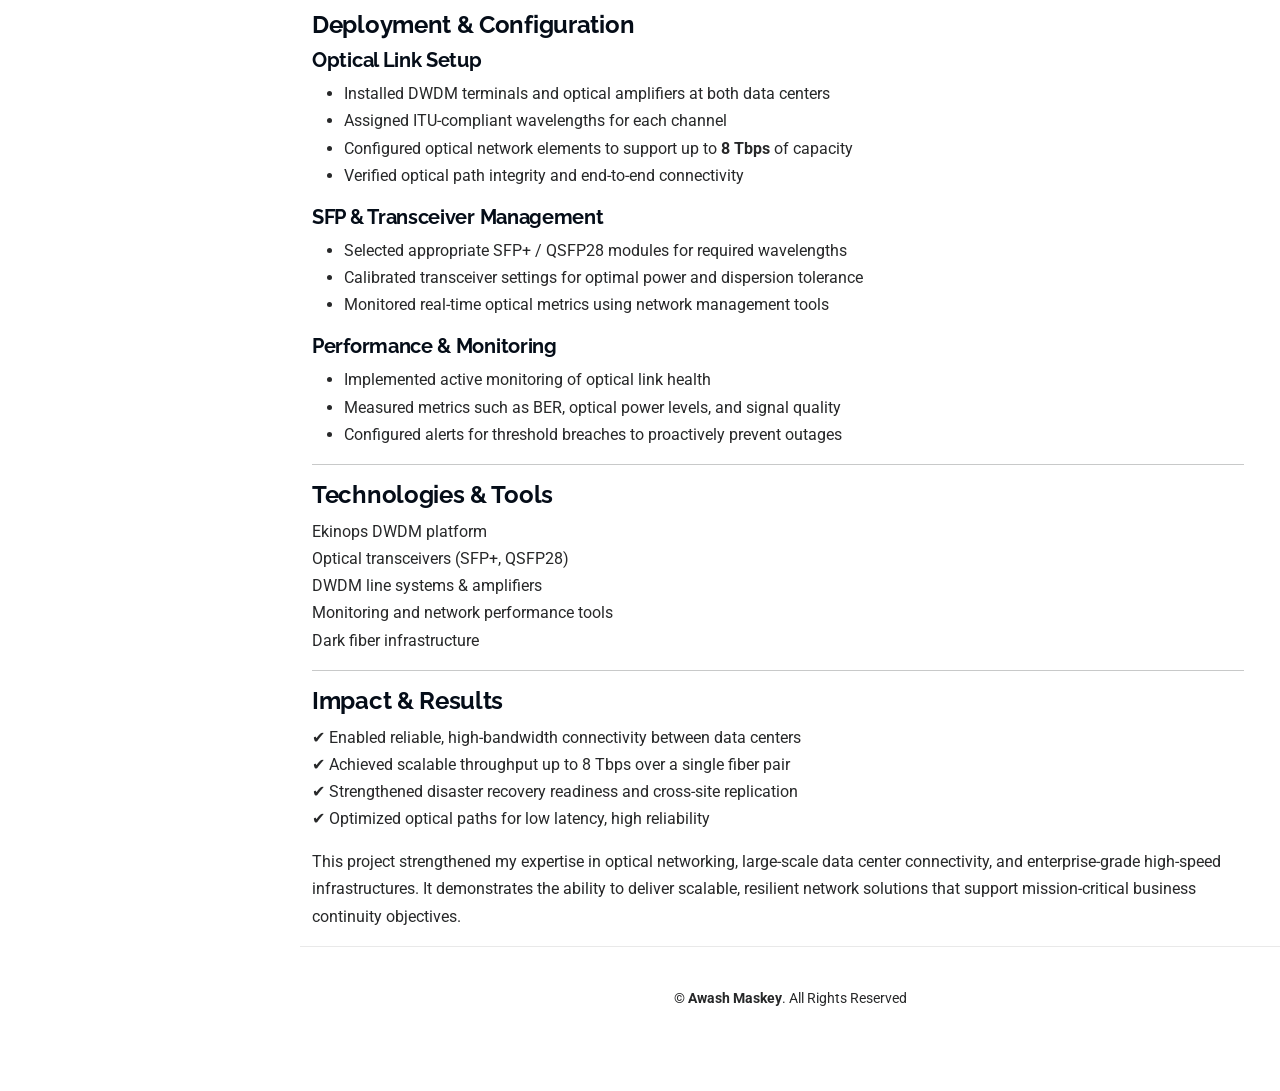
<file: portfolio-details-dwdm.html>
<!DOCTYPE html>
<html lang="en">

<head>
  <meta charset="utf-8">
  <meta name="viewport" content="width=device-width, initial-scale=1.0">

  <title>Government Data Center Project | Awash Maskey</title>
  <meta name="description" content="Case study of secure, high-availability government data center operations focusing on Linux systems, security, and infrastructure resilience.">
  <meta name="keywords" content="Data Center, Linux, Security, DevOps, Government Infrastructure, Cloud, Systems Engineer">

  <!-- Favicons -->
  <link href="assets/img/favicon.png" rel="icon">
  <link href="assets/img/apple-touch-icon.png" rel="apple-touch-icon">

  <!-- Google Fonts -->
  <link rel="preconnect" href="https://fonts.googleapis.com">
  <link rel="preconnect" href="https://fonts.gstatic.com" crossorigin>
  <link href="https://fonts.googleapis.com/css2?family=Roboto:wght@300;400;500;700&family=Poppins:wght@300;400;500;600;700&family=Raleway:wght@300;400;500;600;700&display=swap" rel="stylesheet">

  <!-- Vendor CSS Files -->
  <link href="assets/vendor/bootstrap/css/bootstrap.min.css" rel="stylesheet">
  <link href="assets/vendor/bootstrap-icons/bootstrap-icons.css" rel="stylesheet">
  <link href="assets/vendor/aos/aos.css" rel="stylesheet">
  <link href="assets/vendor/glightbox/css/glightbox.min.css" rel="stylesheet">
  <link href="assets/vendor/swiper/swiper-bundle.min.css" rel="stylesheet">

  <!-- Main CSS File -->
  <link href="assets/css/main.css" rel="stylesheet">
</head>
<body>
  <!-- ======= Header (Optional: remove if already global) ======= -->
  <header id="header" class="header">
    <div class="container d-flex align-items-center justify-content-between">
      <h1 class="logo"><a href="index.html">Awash Maskey</a></h1>
      <a href="index.html#portfolio" class="btn btn-outline-primary btn-sm">← Back to Portfolio</a>
    </div>
  </header>

 <main id="main">
  <section id="portfolio-details" class="portfolio-details section">
    <div class="container" data-aos="fade-up">

      <div class="row gy-4 align-items-center">
        <div class="col-lg-8">
  <div class="portfolio-details-slider swiper">

    <div class="swiper-wrapper">

      <div class="swiper-slide">
        <img src="assets/img/portfolio/app-5.jpg" class="img-fluid" alt="">
      </div>

      <div class="swiper-slide">
        <img src="assets/img/portfolio/app-2.jpg" class="img-fluid" alt="">
      </div>

    </div>
    <div class="swiper-pagination"></div>
  </div>
</div>


<!-- DWDM Portfolio Description -->
<div class="row mt-5">
  <div class="col-lg-12 portfolio-description">

    <h2>DWDM Optical Interconnect — High-Speed Data Center Connectivity</h2>

    <p class="lead">
      Designed and deployed high-capacity optical connectivity between geographically separated
      data centers using the Ekinops Dense Wavelength Division Multiplexing (DWDM) platform.
      This enabled resilient, high-throughput links capable of supporting critical business
      applications and disaster recovery synchronization.
    </p>

    <p>
      DWDM is an advanced optical networking technology that multiplexes multiple wavelengths
      of light onto a single fiber, significantly increasing the bandwidth capacity of fiber
      links without requiring additional physical cabling. This is essential for modern large-
      scale data center interconnects, cloud replication, and disaster recovery synchronization.
    </p>

    <p>
      🔗 <strong>Learn more about the Ekinops DWDM portfolio:</strong><br>
      <a href="https://www.ekinops.com/images/resources/brochures/02br-ekinops360_products_portfolio-ekinops.pdf"
         target="_blank" rel="noopener">
        Ekinops Optical Networking Product Portfolio (PDF)
      </a>
    </p>

    <hr>

    <h4>Role & Scope</h4>
    <p>
      I worked with the <strong>#Ekinops</strong> DWDM platform to build optical links that
      connected two separate data centers with high-speed, high-capacity optical channels.
      This included hardware provisioning, optical channel planning, SFP configuration,
      and performance optimization to achieve seamless data transfer.
    </p>

    <ul>
      <li>Planning optical channel assignments and wavelength mapping</li>
      <li>Provisioning Ekinops DWDM transponders and line cards</li>
      <li>Configuring and testing SFP modules for appropriate link budgets</li>
      <li>Monitoring and optimizing optical power levels and Q-factor</li>
      <li>Ensuring high throughput and low loss across dark fiber links</li>
    </ul>

    <hr>

    <h4>Deployment & Configuration</h4>

    <h5>Optical Link Setup</h5>
    <ul>
      <li>Installed DWDM terminals and optical amplifiers at both data centers</li>
      <li>Assigned ITU-compliant wavelengths for each channel</li>
      <li>Configured optical network elements to support up to <strong>8 Tbps</strong> of capacity</li>
      <li>Verified optical path integrity and end-to-end connectivity</li>
    </ul>

    <h5>SFP & Transceiver Management</h5>
    <ul>
      <li>Selected appropriate SFP+ / QSFP28 modules for required wavelengths</li>
      <li>Calibrated transceiver settings for optimal power and dispersion tolerance</li>
      <li>Monitored real-time optical metrics using network management tools</li>
    </ul>

    <h5>Performance & Monitoring</h5>
    <ul>
      <li>Implemented active monitoring of optical link health</li>
      <li>Measured metrics such as BER, optical power levels, and signal quality</li>
      <li>Configured alerts for threshold breaches to proactively prevent outages</li>
    </ul>

    <hr>

    <h4>Technologies & Tools</h4>
    <p>
      Ekinops DWDM platform<br>
      Optical transceivers (SFP+, QSFP28)<br>
      DWDM line systems & amplifiers<br>
      Monitoring and network performance tools<br>
      Dark fiber infrastructure
    </p>

    <hr>

    <h4>Impact & Results</h4>
    <p>
      ✔ Enabled reliable, high-bandwidth connectivity between data centers<br>
      ✔ Achieved scalable throughput up to 8 Tbps over a single fiber pair<br>
      ✔ Strengthened disaster recovery readiness and cross-site replication<br>
      ✔ Optimized optical paths for low latency, high reliability
    </p>

    <p>
      This project strengthened my expertise in optical networking, large-scale data
      center connectivity, and enterprise-grade high-speed infrastructures.
      It demonstrates the ability to deliver scalable, resilient network solutions
      that support mission-critical business continuity objectives.
    </p>

  </div>
</div>
  </section>
</main>
  <!-- ======= Footer ======= -->
  <footer id="footer" class="footer">
    <div class="container text-center">
      <p>© <strong>Awash Maskey</strong>. All Rights Reserved</p>
    </div>
  </footer>

  <!-- Vendor JS Files -->
  <script src="assets/vendor/bootstrap/js/bootstrap.bundle.min.js"></script>
  <script src="assets/vendor/aos/aos.js"></script>
  <script src="assets/vendor/glightbox/js/glightbox.min.js"></script>
  <script src="assets/vendor/swiper/swiper-bundle.min.js"></script>

  <!-- Main JS File -->
  <script src="assets/js/main.js"></script>
  
  <script src="assets/vendor/swiper/swiper-bundle.min.js"></script>

<script>
  new Swiper('.portfolio-details-slider', {
    loop: true,
    speed: 600,
    autoplay: {
      delay: 4000,
      disableOnInteraction: false
    },
    pagination: {
      el: '.swiper-pagination',
      clickable: true
    }
  });
</script>


</body>

</html>
</file>
<file: assets/css/main.css>
/**
* Template Name: iPortfolio
* Template URL: https://bootstrapmade.com/iportfolio-bootstrap-portfolio-websites-template/
* Updated: Jun 29 2024 with Bootstrap v5.3.3
* Author: BootstrapMade.com
* License: https://bootstrapmade.com/license/
*/

/* ===============================
   Red Hat Typography (Global)
================================ */

:root {
  --font-heading: 'Red Hat Display', sans-serif;
  --font-body: 'Red Hat Text', sans-serif;
}

body {
  font-family: var(--font-body);
  font-size: 16px;
  line-height: 1.7;
  color: #1f2937; /* clean dark gray */
}

/* Headings */
h1, h2, h3, h4, h5, h6 {
  font-family: var(--font-heading);
  font-weight: 700;
  letter-spacing: -0.3px;
  color: #111827;
}

/*--------------------------------------------------------------
# Font & Color Variables
--------------------------------------------------------------*/
:root {
  --default-font: "Roboto", system-ui, -apple-system, "Segoe UI", Roboto, "Helvetica Neue", Arial, "Noto Sans", "Liberation Sans", sans-serif, "Apple Color Emoji", "Segoe UI Emoji", "Segoe UI Symbol", "Noto Color Emoji";
  --heading-font: "Raleway", sans-serif;
  --nav-font: "Poppins", sans-serif;
}

/* Global Colors */
:root {
  --background-color: #ffffff;
  --default-color: #272829;
  --heading-color: #050d18;
  --accent-color: #149ddd;
  --surface-color: #ffffff;
  --contrast-color: #ffffff;
}

/* Nav Menu Colors */
:root {
  --nav-color: #a8a9b4;
  --nav-hover-color: #ffffff;
  --nav-mobile-background-color: #040b14;
  --nav-dropdown-background-color: #040b14;
  --nav-dropdown-color: #a8a9b4;
  --nav-dropdown-hover-color: #ffffff;
}

/* Color Presets */
.light-background {
  --background-color: #f4fafd;
  --surface-color: #ffffff;
}

.dark-background {
  --background-color: #040b14;
  --default-color: #ffffff;
  --heading-color: #ffffff;
  --surface-color: #151f2b;
  --contrast-color: #ffffff;
}

/* Custom Skill Chips */
.skills-grid {
  display: flex;
  flex-wrap: wrap;
  gap: 10px;
  margin-top: 10px;
}

.skill-chip {
  padding: 6px 14px;
  background: linear-gradient(135deg, #0d6efd, #6610f2);
  color: #fff;
  border-radius: 999px;
  font-size: 0.8rem;
  font-weight: 500;
  box-shadow: 0 4px 10px rgba(0,0,0,0.12);
  transition: all 0.2s ease;
  cursor: default;
}

.skill-chip:hover {
  transform: translateY(-2px);
  box-shadow: 0 6px 14px rgba(0,0,0,0.18);
}

/* Smooth scroll */
:root {
  scroll-behavior: smooth;
}

/*--------------------------------------------------------------
# General Styling & Shared Classes
--------------------------------------------------------------*/
body {
  color: var(--default-color);
  background-color: var(--background-color);
  font-family: var(--default-font);
}

a {
  color: var(--accent-color);
  text-decoration: none;
  transition: 0.3s;
}

a:hover {
  color: color-mix(in srgb, var(--accent-color), transparent 25%);
  text-decoration: none;
}

h1, h2, h3, h4, h5, h6 {
  color: var(--heading-color);
  font-family: var(--heading-font);
}

/* PHP Email Form Messages */
.php-email-form .error-message {
  display: none;
  background: #df1529;
  color: #ffffff;
  text-align: left;
  padding: 15px;
  margin-bottom: 24px;
  font-weight: 600;
}

.php-email-form .sent-message {
  display: none;
  color: #ffffff;
  background: #059652;
  text-align: center;
  padding: 15px;
  margin-bottom: 24px;
  font-weight: 600;
}

.php-email-form .loading {
  display: none;
  background: var(--surface-color);
  text-align: center;
  padding: 15px;
  margin-bottom: 24px;
}

.php-email-form .loading:before {
  content: "";
  display: inline-block;
  border-radius: 50%;
  width: 24px;
  height: 24px;
  margin: 0 10px -6px 0;
  border: 3px solid var(--accent-color);
  border-top-color: var(--surface-color);
  animation: php-email-form-loading 1s linear infinite;
}

@keyframes php-email-form-loading {
  0% { transform: rotate(0deg); }
  100% { transform: rotate(360deg); }
}

/*--------------------------------------------------------------
# Global Header
--------------------------------------------------------------*/
.header {
  color: var(--default-color);
  background-color: var(--background-color);
  position: fixed;
  top: 0;
  left: 0;
  bottom: 0;
  padding: 0 15px;
  width: 300px;
  transition: all ease-in-out 0.3s;
  overflow-y: auto;
  z-index: 997;
  border-right: 1px solid color-mix(in srgb, var(--default-color), transparent 90%);
}

.header .profile-img img {
  margin: 15px auto;
  display: block;
  width: 120px;
  border: 8px solid color-mix(in srgb, var(--default-color), transparent 85%);
}

.header .logo {
  line-height: 1;
  margin-bottom: 15px;
}

.header .logo h1 {
  font-size: 24px;
  margin: 0;
  font-weight: 700;
  color: var(--heading-color);
}

.header .social-links {
  margin: 0 0 20px 0;
}

.header .social-links a {
  font-size: 16px;
  display: inline-flex;
  align-items: center;
  justify-content: center;
  background: color-mix(in srgb, var(--default-color), transparent 90%);
  color: var(--default-color);
  margin: 0 2px;
  border-radius: 50%;
  width: 40px;
  height: 40px;
  transition: 0.3s;
}

.header .social-links a:hover {
  color: var(--contrast-color);
  background: var(--accent-color);
}

@media (min-width: 1200px) {
  .header ~ main,
  .header ~ #footer {
    margin-left: 300px;
  }
}

@media (max-width: 1199px) {
  .header {
    left: -100%;
  }
}

.header.header-show {
  left: 0;
}

.header .header-toggle {
  color: var(--contrast-color);
  background-color: var(--accent-color);
  font-size: 22px;
  display: flex;
  align-items: center;
  justify-content: center;
  width: 40px;
  height: 40px;
  border-radius: 50%;
  cursor: pointer;
  position: fixed;
  top: 15px;
  right: 15px;
  z-index: 9999;
  transition: background-color 0.3s;
}

.header .header-toggle:hover {
  color: var(--contrast-color);
  background-color: color-mix(in srgb, var(--accent-color) 90%, white 15%);
}

/*--------------------------------------------------------------
# Navigation Menu
--------------------------------------------------------------*/
.navmenu {
  padding: 0;
  z-index: 9997;
}

.navmenu ul {
  list-style: none;
  padding: 0 0 20px 0;
  margin: 0;
}

.navmenu a,
.navmenu a:focus {
  color: var(--nav-color);
  padding: 15px 10px;
  font-family: var(--nav-font);
  font-size: 16px;
  font-weight: 400;
  display: flex;
  align-items: center;
  white-space: nowrap;
  transition: 0.3s;
  width: 100%;
}

.navmenu a .navicon,
.navmenu a:focus .navicon {
  font-size: 20px;
  margin-right: 10px;
}

.navmenu a .toggle-dropdown,
.navmenu a:focus .toggle-dropdown {
  font-size: 12px;
  line-height: 0;
  margin-left: auto;
  width: 30px;
  height: 30px;
  display: flex;
  align-items: center;
  justify-content: center;
  border-radius: 50%;
  transition: 0.3s;
  flex-shrink: 0;
  background-color: color-mix(in srgb, var(--accent-color), transparent 90%);
}

.navmenu a .toggle-dropdown:hover,
.navmenu a:focus .toggle-dropdown:hover {
  background-color: var(--accent-color);
  color: var(--contrast-color);
}

.navmenu a:hover,
.navmenu .active,
.navmenu .active:focus {
  color: var(--nav-hover-color);
}

.navmenu a:hover .navicon,
.navmenu .active .navicon,
.navmenu .active:focus .navicon {
  color: var(--accent-color);
}

.navmenu .active .toggle-dropdown,
.navmenu .active:focus .toggle-dropdown {
  background-color: var(--accent-color);
  color: var(--contrast-color);
  transform: rotate(180deg);
}

.navmenu .dropdown ul {
  position: static;
  display: none;
  z-index: 99;
  padding: 5px 10px;
  margin: 5px 10px;
  background-color: var(--nav-dropdown-background-color);
  border: 1px solid color-mix(in srgb, var(--default-color), transparent 90%);
  box-shadow: none;
  transition: all 0.5s ease-in-out;
}

.navmenu .dropdown ul a {
  color: var(--nav-dropdown-color);
}

.navmenu .dropdown ul a:hover,
.navmenu .dropdown ul .active {
  color: var(--nav-dropdown-hover-color);
}

.navmenu .dropdown > .dropdown-active {
  display: block;
  background-color: rgba(33, 37, 41, 0.03);
}

/*--------------------------------------------------------------
# Global Footer
--------------------------------------------------------------*/
.footer {
  color: var(--default-color);
  background-color: var(--background-color);
  font-size: 14px;
  padding: 40px 0;
  position: relative;
  border-top: 1px solid color-mix(in srgb, var(--default-color), transparent 90%);
}

.footer .copyright p {
  margin-bottom: 0;
}

.footer .credits {
  margin-top: 4px;
  font-size: 13px;
  text-align: center;
}

/*--------------------------------------------------------------
# Preloader
--------------------------------------------------------------*/
#preloader {
  position: fixed;
  inset: 0;
  z-index: 999999;
  overflow: hidden;
  background: var(--background-color);
  transition: all 0.6s ease-out;
}

#preloader:before {
  content: "";
  position: fixed;
  top: calc(50% - 30px);
  left: calc(50% - 30px);
  border: 6px solid #ffffff;
  border-color: var(--accent-color) transparent var(--accent-color) transparent;
  border-radius: 50%;
  width: 60px;
  height: 60px;
  animation: animate-preloader 1.5s linear infinite;
}

@keyframes animate-preloader {
  0% { transform: rotate(0deg); }
  100% { transform: rotate(360deg); }
}

/*--------------------------------------------------------------
# Scroll Top Button
--------------------------------------------------------------*/
.scroll-top {
  position: fixed;
  visibility: hidden;
  opacity: 0;
  right: 15px;
  bottom: -15px;
  z-index: 99999;
  background-color: var(--accent-color);
  width: 44px;
  height: 44px;
  border-radius: 50px;
  transition: all 0.4s;
}

.scroll-top i {
  font-size: 24px;
  color: var(--contrast-color);
  line-height: 0;
}

.scroll-top:hover {
  background-color: color-mix(in srgb, var(--accent-color), transparent 20%);
}

.scroll-top.active {
  visibility: visible;
  opacity: 1;
  bottom: 15px;
}

/*--------------------------------------------------------------
# Disable AOS animation delay on mobile
--------------------------------------------------------------*/
@media screen and (max-width: 768px) {
  [data-aos-delay] {
    transition-delay: 0 !important;
  }
}

/*--------------------------------------------------------------
# Global Section Titles
--------------------------------------------------------------*/
.section-title {
  padding-bottom: 60px;
  position: relative;
}

.section-title h2 {
  font-size: 32px;
  font-weight: 700;
  margin-bottom: 20px;
  padding-bottom: 20px;
  position: relative;
}

.section-title h2:after {
  content: "";
  position: absolute;
  display: block;
  width: 50px;
  height: 3px;
  background: var(--accent-color);
  left: 0;
  bottom: 0;
}

.section-title p {
  margin-bottom: 0;
}

/* ===============================
   HERO – CLEAN & RESPONSIVE
================================ */

.hero {
  position: relative;
  width: 100%;
  margin: 0;
  padding: 0;
  overflow: hidden;
}

/* Slideshow container */
.hero-slideshow {
  position: relative;
  width: 100%;
  height: 100vh;
  overflow: hidden;
  background: #000;
}

/* Slides */
.hero-slideshow .slide {
  position: absolute;
  inset: 0;
  opacity: 0;
  transition: opacity 1s ease-in-out;
}

.hero-slideshow .slide.active {
  opacity: 1;
}

/* Images – no stretch, no gaps */
.hero-slideshow img {
  width: 100%;
  height: 100%;
  object-fit: cover;
  object-position: center;
  display: block;
}

/* Dark overlay */
.hero-slideshow::after {
  content: "";
  position: absolute;
  inset: 0;
  background: rgba(0, 0, 0, 0.45);
  z-index: 2;
}

/* Text */
.hero-text {
  position: absolute;
  inset: 0;
  z-index: 3;
  display: flex;
  flex-direction: column;
  justify-content: center;
  align-items: center;
  text-align: center;
  color: #fff;
  padding: 0 20px;
}

.hero-text h2 {
  font-size: 64px;
  font-weight: 800;
  margin-bottom: 10px;
}

.hero-text p {
  font-size: 26px;
}

/* ===============================
   MOBILE PORTRAIT FIX
================================ */
@media (max-width: 768px) {
  .hero-slideshow {
    height: 85vh;
  }

  .hero-text h2 {
    font-size: 28px;
    line-height: 1.2;
  }

  .hero-text p {
    font-size: 18px;
  }
}


/*--------------------------------------------------------------
# About Section
--------------------------------------------------------------*/
.about .content h3 {
  font-weight: 700;
  font-size: 24px;
}

.about .content ul {
  list-style: none;
  padding: 0;
}

.about .content ul li {
  margin-bottom: 20px;
  display: flex;
  align-items: center;
}

.about .content ul strong {
  margin-right: 10px;
}

.about .content ul i {
  font-size: 16px;
  margin-right: 5px;
  color: var(--accent-color);
  line-height: 0;
}

/*--------------------------------------------------------------
# Stats Section
--------------------------------------------------------------*/
.stats .stats-item {
  padding: 30px;
  width: 100%;
}

.stats .stats-item i {
  color: var(--accent-color);
  display: block;
  font-size: 44px;
  float: left;
  line-height: 0;
}

.stats .stats-item .purecounter {
  color: var(--heading-color);
  font-size: 48px;
  line-height: 40px;
  display: block;
  font-weight: 700;
  margin-left: 60px;
}

.stats .stats-item p {
  color: color-mix(in srgb, var(--default-color), transparent 40%);
  padding: 15px 0 0 0;
  margin: 0 0 0 60px;
  font-family: var(--heading-font);
  font-size: 14px;
}

/*--------------------------------------------------------------
# Skills Section – Cards & Progress Bars
--------------------------------------------------------------*/
.skill-card {
  background: #fff;
  padding: 20px;
  border-radius: 16px;
  box-shadow: 0 10px 30px rgba(0,0,0,0.06);
  transition: transform 0.3s ease, box-shadow 0.3s ease;
}

.skill-card:hover {
  transform: translateY(-4px);
  box-shadow: 0 20px 40px rgba(0,0,0,0.08);
}

.skill-card h5 {
  margin-bottom: 6px;
  font-weight: 600;
}

.skill-meta {
  display: flex;
  justify-content: space-between;
  font-size: 13px;
  color: #6c757d;
  margin-bottom: 10px;
}

.skills .progress {
  height: 6px;
  border-radius: 6px;
  background: #e9ecef;
}

.skills .progress-bar {
  border-radius: 6px;
  background-color: var(--accent-color);
}

/*--------------------------------------------------------------
# Resume Section
--------------------------------------------------------------*/
.resume .resume-title {
  color: var(--heading-color);
  font-size: 24px;
  font-weight: 700;
  margin-top: 16px;
  margin-bottom: 12px;
}

.resume .resume-item {
  position: relative;
  padding: 0 0 12px 16px;
  margin-bottom: 12px;
  border-left: 2px solid var(--accent-color);
}

.resume .resume-item h4 {
  font-size: 17px;
  font-weight: 600;
  text-transform: uppercase;
  margin-bottom: 6px;
  line-height: 1.3;
  color: color-mix(in srgb, var(--default-color), transparent 15%);
}

.resume .resume-item h5 {
  font-size: 14px;
  padding: 4px 10px;
  display: inline-block;
  font-weight: 600;
  margin-bottom: 6px;
}

.resume .resume-item p {
  margin-bottom: 6px;
  line-height: 1.55;
}

.resume .resume-item ul {
  padding-left: 18px;
  margin-bottom: 6px;
}

.resume .resume-item ul li {
  padding-bottom: 6px;
  line-height: 1.5;
}

.resume .resume-item:last-child {
  padding-bottom: 0;
}

.resume .resume-item::before {
  content: "";
  position: absolute;
  width: 12px;
  height: 12px;
  border-radius: 50%;
  left: -7px;
  top: 4px;
  background: var(--background-color);
  border: 2px solid var(--accent-color);
}

#resume.section {
  padding-top: 40px;
  padding-bottom: 40px;
}

#resume .section-title {
  padding-bottom: 20px;
}

.education-list {
  padding-left: 18px;
  margin-top: 10px;
}

.education-list li {
  margin-bottom: 8px;
  line-height: 1.6;
  font-size: 15px;
}


/*--------------------------------------------------------------
# Portfolio Section
--------------------------------------------------------------*/
.portfolio .portfolio-filters {
  padding: 0;
  margin: 0 auto 20px auto;
  list-style: none;
  text-align: center;
}

.portfolio .portfolio-filters li {
  cursor: pointer;
  display: inline-block;
  padding: 0;
  font-size: 14px;
  font-weight: 400;
  margin: 0 10px;
  line-height: 1;
  text-transform: uppercase;
  margin-bottom: 10px;
  transition: all 0.3s ease-in-out;
}

.portfolio .portfolio-filters li:hover,
.portfolio .portfolio-filters li.filter-active {
  color: var(--accent-color);
}

.portfolio .portfolio-content {
  position: relative;
  overflow: hidden;
}

.portfolio .portfolio-content img {
  transition: 0.3s;
}

.portfolio .portfolio-content .portfolio-info {
  opacity: 0;
  position: absolute;
  inset: 0;
  z-index: 3;
  transition: all ease-in-out 0.3s;
  background: rgba(0, 0, 0, 0.6);
  padding: 15px;
}

.portfolio .portfolio-content .portfolio-info h4 {
  font-size: 14px;
  padding: 5px 10px;
  font-weight: 400;
  color: #ffffff;
  display: inline-block;
  background-color: var(--accent-color);
}

.portfolio .portfolio-content .portfolio-info p {
  position: absolute;
  bottom: 10px;
  text-align: center;
  left: 0;
  right: 0;
  font-size: 16px;
  font-weight: 600;
  color: rgba(255, 255, 255, 0.8);
}

.portfolio .portfolio-content .portfolio-info .preview-link,
.portfolio .portfolio-content .portfolio-info .details-link {
  position: absolute;
  left: calc(50% - 40px);
  font-size: 26px;
  top: calc(50% - 14px);
  color: #fff;
  transition: 0.3s;
  line-height: 1.2;
}

.portfolio .portfolio-content .portfolio-info .details-link {
  left: 50%;
  font-size: 34px;
  line-height: 0;
}

.portfolio .portfolio-content .portfolio-info .preview-link:hover,
.portfolio .portfolio-content .portfolio-info .details-link:hover {
  color: var(--accent-color);
}

.portfolio .portfolio-content:hover .portfolio-info {
  opacity: 1;
}

.portfolio .portfolio-content:hover img {
  transform: scale(1.1);
}

/*--------------------------------------------------------------
# Services Section
--------------------------------------------------------------*/
.services .service-item {
  position: relative;
}

.services .service-item .icon {
  background: var(--accent-color);
  display: flex;
  align-items: center;
  justify-content: center;
  width: 54px;
  height: 54px;
  border-radius: 50%;
  transition: 0.5s;
  border: 1px solid var(--accent-color);
  margin-right: 20px;
}

.services .service-item .icon i {
  color: var(--contrast-color);
  font-size: 24px;
  line-height: 0;
}

.services .service-item:hover .icon {
  background: var(--surface-color);
}

.services .service-item:hover .icon i {
  color: var(--accent-color);
}

.services .service-item .title {
  font-weight: 700;
  margin-bottom: 15px;
  font-size: 18px;
}

.services .service-item .title a {
  color: var(--heading-color);
}

.services .service-item .title a:hover {
  color: var(--accent-color);
}

.services .service-item .description {
  line-height: 24px;
  font-size: 14px;
}

/*--------------------------------------------------------------
# Testimonials Section
--------------------------------------------------------------*/
.testimonials .testimonial-item {
  box-sizing: content-box;
  text-align: center;
  min-height: 320px;
}

.testimonials .testimonial-item .testimonial-img {
  width: 90px;
  border-radius: 50%;
  margin: 0 auto;
}

.testimonials .testimonial-item h3 {
  font-size: 18px;
  font-weight: bold;
  margin: 10px 0 5px 0;
}

.testimonials .testimonial-item h4 {
  font-size: 14px;
  color: color-mix(in srgb, var(--default-color), transparent 20%);
  margin: 0;
}

.testimonials .testimonial-item .quote-icon-left,
.testimonials .testimonial-item .quote-icon-right {
  color: color-mix(in srgb, var(--accent-color), transparent 40%);
  font-size: 26px;
  line-height: 0;
}

.testimonials .testimonial-item .quote-icon-left {
  display: inline-block;
  left: -5px;
  position: relative;
}

.testimonials .testimonial-item .quote-icon-right {
  display: inline-block;
  right: -5px;
  position: relative;
  top: 10px;
  transform: scale(-1, -1);
}

.testimonials .testimonial-item p {
  font-style: italic;
  margin: 0 15px 15px 15px;
  padding: 20px;
  background-color: var(--surface-color);
  position: relative;
  margin-bottom: 35px;
  border-radius: 6px;
  box-shadow: 0px 2px 15px rgba(0, 0, 0, 0.1);
}

.testimonials .testimonial-item p::after {
  content: "";
  width: 0;
  height: 0;
  border-top: 20px solid var(--surface-color);
  border-right: 20px solid transparent;
  border-left: 20px solid transparent;
  position: absolute;
  bottom: -20px;
  left: calc(50% - 20px);
}

.testimonials .swiper-pagination {
  margin-top: 40px;
  position: relative;
}

.testimonials .swiper-pagination .swiper-pagination-bullet {
  width: 12px;
  height: 12px;
  background-color: var(--background-color);
  opacity: 1;
  border: 1px solid var(--accent-color);
}

.testimonials .swiper-pagination .swiper-pagination-bullet-active {
  background-color: var(--accent-color);
}

/*--------------------------------------------------------------
# Contact Section
--------------------------------------------------------------*/
.contact .info-wrap {
  background-color: var(--surface-color);
  box-shadow: 0px 0px 20px rgba(0, 0, 0, 0.1);
  padding: 30px;
}

@media (max-width: 575px) {
  .contact .info-wrap {
    padding: 20px;
  }
}

.contact .info-item {
  margin-bottom: 40px;
}

.contact .info-item i {
  font-size: 20px;
  color: var(--accent-color);
  background: color-mix(in srgb, var(--accent-color), transparent 92%);
  width: 44px;
  height: 44px;
  display: flex;
  justify-content: center;
  align-items: center;
  border-radius: 50px;
  transition: all 0.3s ease-in-out;
  margin-right: 15px;
}

.contact .info-item h3 {
  padding: 0;
  font-size: 18px;
  font-weight: 700;
  margin-bottom: 5px;
}

.contact .info-item p {
  padding: 0;
  margin-bottom: 0;
  font-size: 14px;
}

.contact .info-item:hover i {
  background: var(--accent-color);
  color: var(--contrast-color);
}

.contact .php-email-form {
  background-color: var(--surface-color);
  height: 100%;
  padding: 30px;
  box-shadow: 0px 0px 20px rgba(0, 0, 0, 0.1);
}

@media (max-width: 575px) {
  .contact .php-email-form {
    padding: 20px;
  }
}

.contact .php-email-form input[type=text],
.contact .php-email-form input[type=email],
.contact .php-email-form textarea {
  font-size: 14px;
  padding: 10px 15px;
  box-shadow: none;
  border-radius: 0;
  color: var(--default-color);
  background-color: var(--surface-color);
  border-color: color-mix(in srgb, var(--default-color), transparent 80%);
}

.contact .php-email-form input[type=text]:focus,
.contact .php-email-form input[type=email]:focus,
.contact .php-email-form textarea:focus {
  border-color: var(--accent-color);
}

.contact .php-email-form input[type=text]::placeholder,
.contact .php-email-form input[type=email]::placeholder,
.contact .php-email-form textarea::placeholder {
  color: color-mix(in srgb, var(--default-color), transparent 70%);
}

.contact .php-email-form button[type=submit] {
  color: var(--contrast-color);
  background: var(--accent-color);
  border: 0;
  padding: 10px 30px;
  transition: 0.4s;
  border-radius: 50px;
}

.contact .php-email-form button[type=submit]:hover {
  background: color-mix(in srgb, var(--accent-color), transparent 25%);
}


/* Parallax effect for hero text */
.parallax-text {
  transform: translateY(-50%);
  transition: transform 0.1s ease-out;
}

/* Enable parallax on scroll */
.hero {
  background-position: center;
  background-repeat: no-repeat;
  background-size: cover;
}


/* =====================================
   Compact Skills / Tech Stack Section
===================================== */

.skills-clean h3,
.skills-clean h4 {
  font-family: var(--font-heading);
  font-size: 18px;
  font-weight: 700;
  margin-bottom: 10px;
  margin-top: 25px;
  color: #111827;
}

/* Pills container */
.skills-clean {
  padding: 40px 0;
}

/* Skill Pills */
.skills-clean .badge,
.skills-clean .skill-pill {
  display: inline-block;
  font-family: var(--font-body);
  font-size: 13px;
  font-weight: 500;
  padding: 6px 12px;
  margin: 5px 6px 5px 0;
  border-radius: 999px;
  background: linear-gradient(135deg, #2563eb, #1e40af);
  color: #ffffff;
  white-space: nowrap;
  transition: all 0.2s ease;
}

/* Hover effect */
.skills-clean .badge:hover,
.skills-clean .skill-pill:hover {
  transform: translateY(-2px);
  box-shadow: 0 6px 16px rgba(37, 99, 235, 0.35);
}

/* Reduce line height */
.skills-clean p {
  margin-bottom: 6px;
}

/* Mobile optimization */
@media (max-width: 768px) {
  .skills-clean h3,
  .skills-clean h4 {
    font-size: 16px;
  }

  .skills-clean .badge,
  .skills-clean .skill-pill {
    font-size: 12px;
    padding: 5px 10px;
  }
}

.skills-clean .category {
  margin-bottom: 18px;
}



/* Space around the Certifications section */
#certifications {
  margin-top: 60px;    /* space after Resume */
  margin-bottom: 60px; /* space before Services */
}

/* Certification card styling */
.cert-card {
  background: #ffffff;
  border: 1px solid #e4e7ec;
  border-radius: 10px;
  padding: 20px;
  height: 100%;
  transition: all 0.3s ease;
}

.cert-card:hover {
  transform: translateY(-5px);
  box-shadow: 0 10px 25px rgba(0,0,0,0.12);
}

.cert-card h4 {
  margin-bottom: 12px; /* title spacing inside the card */
  color: #0a4ea1;
  font-size: 17px;
}

.cert-card p {
  margin: 0;
  font-size: 14px;
  color: #555;
}

/* Gap between rows of cards */
#certifications .row.gy-4 {
  row-gap: 30px;
}
</file>
